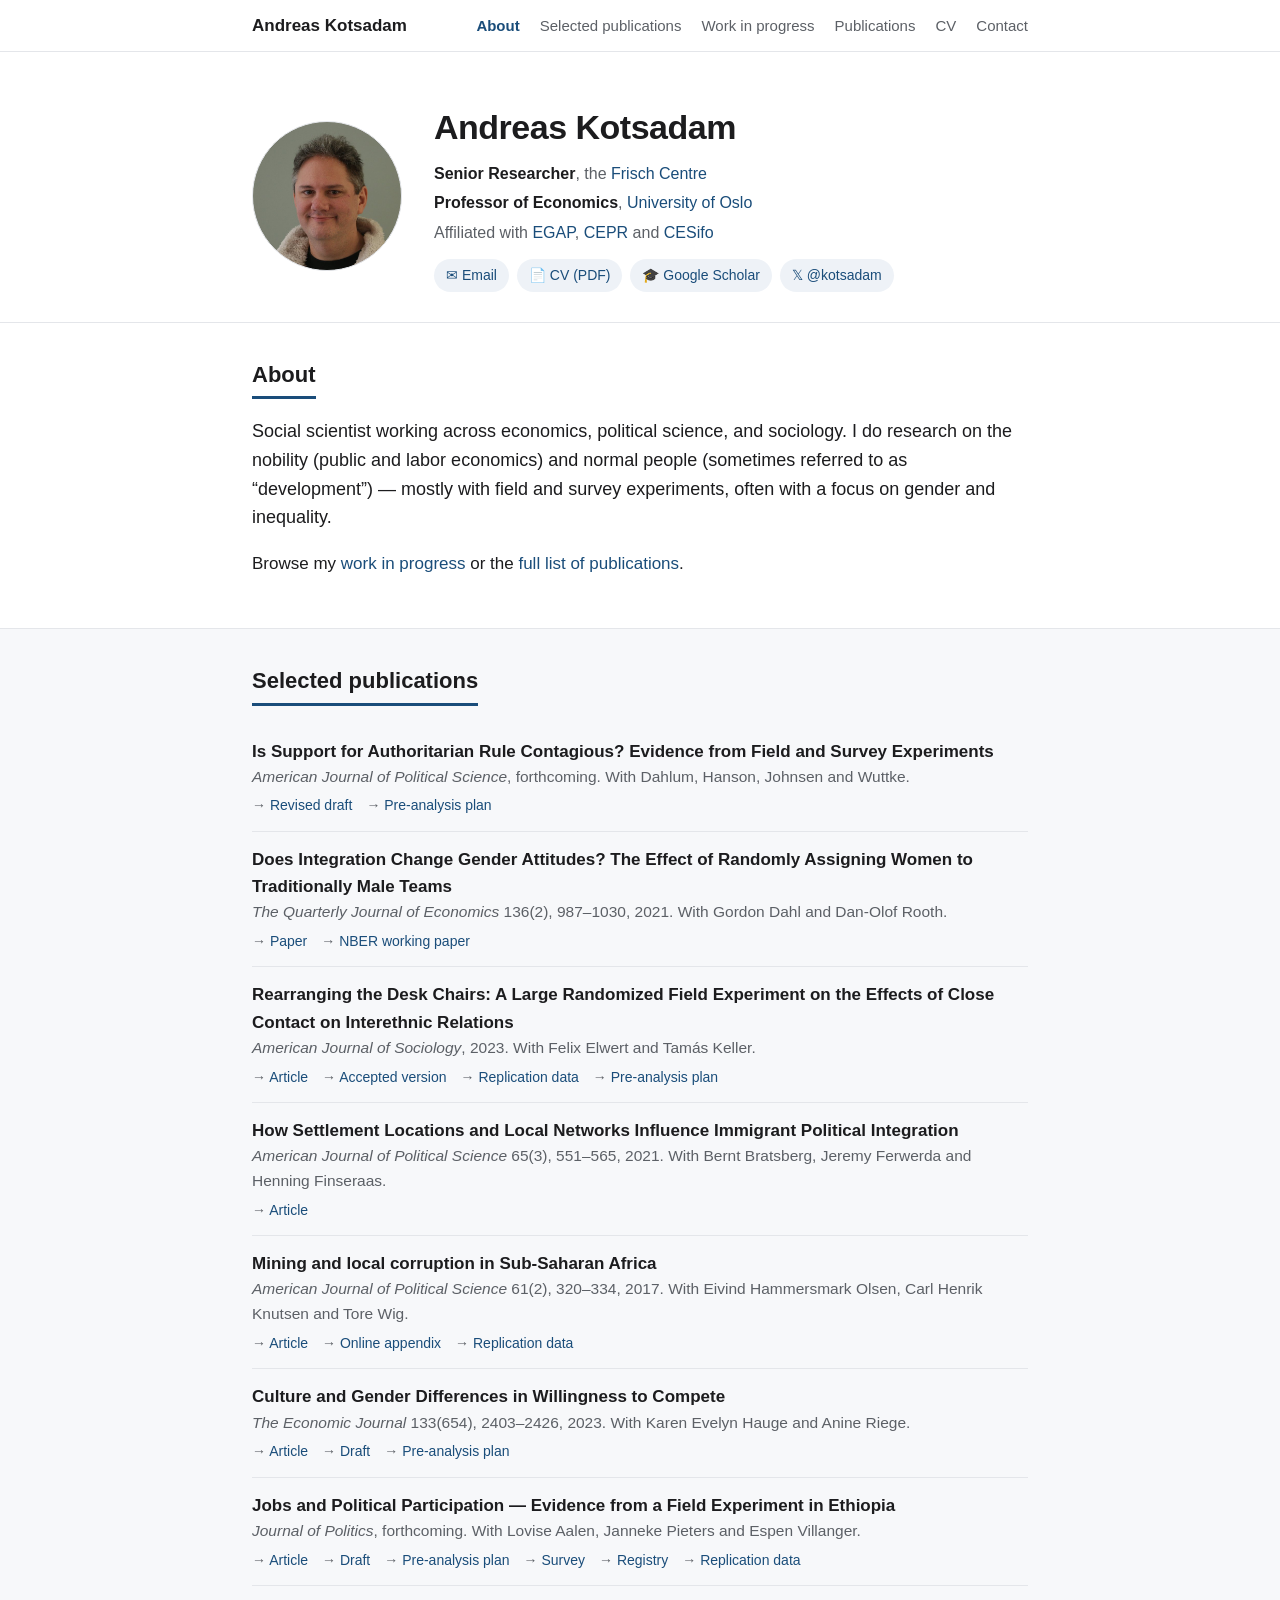
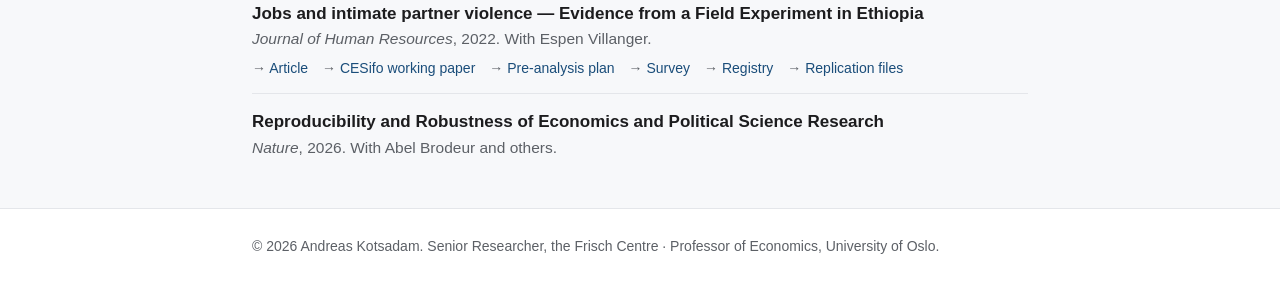
<file: index.html>
<!DOCTYPE html>
<html lang="en">
<head>
  <meta charset="utf-8">
  <meta name="viewport" content="width=device-width, initial-scale=1">
  <meta name="google-site-verification" content="K3Cxkft4B7HzIQO2AENg_uJq7ybUzS1zmtZcb4fdkfA" />
  <title>Andreas Kotsadam</title>
  <meta name="description" content="Andreas Kotsadam — Senior Researcher at the Frisch Centre and Professor of Economics at the University of Oslo. Research on family policies, the Nordic model, development, and inequality, often with a focus on gender.">
  <link rel="canonical" href="https://kotsadam.github.io/">

  <!-- Open Graph / social cards -->
  <meta property="og:type" content="profile">
  <meta property="og:title" content="Andreas Kotsadam">
  <meta property="og:description" content="Senior Researcher at the Frisch Centre and Professor of Economics at the University of Oslo. Research on family policies, the Nordic model, development, and inequality, often with a focus on gender.">
  <meta property="og:url" content="https://kotsadam.github.io/">
  <meta property="og:image" content="https://kotsadam.github.io/picture_kotsadam_2025.jpg">
  <meta name="twitter:card" content="summary">
  <meta name="twitter:title" content="Andreas Kotsadam">
  <meta name="twitter:description" content="Senior Researcher at the Frisch Centre and Professor of Economics at the University of Oslo.">
  <meta name="twitter:image" content="https://kotsadam.github.io/picture_kotsadam_2025.jpg">

  <link rel="stylesheet" href="style.css">
  <link rel="icon" href="data:image/svg+xml,<svg xmlns='http://www.w3.org/2000/svg' viewBox='0 0 32 32'><text y='26' font-size='26'>AK</text></svg>">

  <!-- Structured data: tells Google this is Andreas Kotsadam's official page -->
  <script type="application/ld+json">
  {
    "@context": "https://schema.org",
    "@type": "Person",
    "name": "Andreas Kotsadam",
    "url": "https://kotsadam.github.io/",
    "image": "https://kotsadam.github.io/picture_kotsadam_2025.jpg",
    "jobTitle": "Senior Researcher; Professor of Economics",
    "email": "andreas.kotsadam@frisch.uio.no",
    "worksFor": [
      { "@type": "Organization", "name": "The Frisch Centre", "url": "https://www.frisch.uio.no/" },
      { "@type": "Organization", "name": "University of Oslo", "url": "https://www.sv.uio.no/econ/english/" }
    ],
    "alumniOf": "University of Gothenburg",
    "sameAs": [
      "https://scholar.google.com/citations?user=TPk54IoAAAAJ&hl=en",
      "https://x.com/kotsadam",
      "https://cepr.org/about/people/andreas-kotsadam",
      "https://egap.org/member/andreas-kotsadam/",
      "https://www.frisch.uio.no/english/people/aud/andreaskotsadam/"
    ]
  }
  </script>
</head>
<body>

<!-- ======================= NAV ======================= -->
<nav class="topbar">
  <div class="wrap">
    <a class="brand" href="index.html">Andreas Kotsadam</a>
    <a href="index.html" class="active">About</a>
    <a href="#selected">Selected publications</a>
    <a href="work-in-progress.html">Work in progress</a>
    <a href="publications.html">Publications</a>
    <a href="files/cv-andreas-kotsadam.pdf">CV</a>
    <a href="contact.html">Contact</a>
  </div>
</nav>

<!-- ======================= HERO ======================= -->
<header class="hero">
  <div class="wrap">
    <div class="hero-photo" role="img" aria-label="Andreas Kotsadam"></div>
    <div class="hero-text">
      <h1>Andreas Kotsadam</h1>
      <p class="roles"><strong>Senior Researcher</strong>, the <a href="https://www.frisch.uio.no/">Frisch Centre</a></p>
      <p class="roles"><strong>Professor of Economics</strong>, <a href="https://www.sv.uio.no/econ/english/">University of Oslo</a></p>
      <p class="roles">Affiliated with <a href="https://egap.org/member/andreas-kotsadam/">EGAP</a>, <a href="https://cepr.org/about/people/andreas-kotsadam">CEPR</a> and <a href="https://www.cesifo.org/en">CESifo</a></p>
      <div class="links">
        <a href="mailto:andreas.kotsadam@frisch.uio.no">✉ Email</a>
        <a href="files/cv-andreas-kotsadam.pdf">📄 CV (PDF)</a>
        <a href="https://scholar.google.com/citations?user=TPk54IoAAAAJ&hl=en">🎓 Google Scholar</a>
        <a href="https://x.com/kotsadam">𝕏 @kotsadam</a>
      </div>
    </div>
  </div>
</header>

<!-- ======================= ABOUT ======================= -->
<section id="about">
  <div class="wrap">
    <h2>About</h2>
    <p class="lead">Social scientist working across economics, political science, and
      sociology. I do research on the nobility (public and labor economics) and normal
      people (sometimes referred to as &ldquo;development&rdquo;) &mdash; mostly with
      field and survey experiments, often with a focus on gender and inequality.</p>
    <p>Browse my <a href="work-in-progress.html">work in progress</a> or the
      <a href="publications.html">full list of publications</a>.</p>
  </div>
</section>

<!-- ======================= SELECTED PUBLICATIONS ======================= -->
<section id="selected">
  <div class="wrap">
    <h2>Selected publications</h2>
    <ul class="pubs">

      <li>
        <span class="pub-title">Is Support for Authoritarian Rule Contagious? Evidence from Field and Survey Experiments</span>
        <div class="pub-meta"><em>American Journal of Political Science</em>, forthcoming. With Dahlum, Hanson, Johnsen and Wuttke.</div>
        <div class="reslinks"><a href="files/full-manuscript.pdf">Revised draft</a><a href="files/pap-peer-effects-on-authoritarianism.pdf">Pre-analysis plan</a></div>
      </li>

      <li>
        <span class="pub-title">Does Integration Change Gender Attitudes? The Effect of Randomly Assigning Women to Traditionally Male Teams</span>
        <div class="pub-meta"><em>The Quarterly Journal of Economics</em> 136(2), 987–1030, 2021. With Gordon Dahl and Dan-Olof Rooth.</div>
        <div class="reslinks"><a href="files/integration-and-gender-attitudes.pdf">Paper</a><a href="http://www.nber.org/papers/w24351">NBER working paper</a></div>
      </li>

      <li>
        <span class="pub-title">Rearranging the Desk Chairs: A Large Randomized Field Experiment on the Effects of Close Contact on Interethnic Relations</span>
        <div class="pub-meta"><em>American Journal of Sociology</em>, 2023. With Felix Elwert and Tamás Keller.</div>
        <div class="reslinks"><a href="https://www.journals.uchicago.edu/doi/full/10.1086/724865">Article</a><a href="files/deskchairs-accepted.pdf">Accepted version</a><a href="https://dataverse.harvard.edu/dataset.xhtml?persistentId=doi:10.7910/DVN/NQKPGY">Replication data</a><a href="files/pap-interethnic-deskmates-final.pdf">Pre-analysis plan</a></div>
      </li>

      <li>
        <span class="pub-title">How Settlement Locations and Local Networks Influence Immigrant Political Integration</span>
        <div class="pub-meta"><em>American Journal of Political Science</em> 65(3), 551–565, 2021. With Bernt Bratsberg, Jeremy Ferwerda and Henning Finseraas.</div>
        <div class="reslinks"><a href="https://onlinelibrary.wiley.com/doi/full/10.1111/ajps.12532">Article</a></div>
      </li>

      <li>
        <span class="pub-title">Mining and local corruption in Sub-Saharan Africa</span>
        <div class="pub-meta"><em>American Journal of Political Science</em> 61(2), 320–334, 2017. With Eivind Hammersmark Olsen, Carl Henrik Knutsen and Tore Wig.</div>
        <div class="reslinks"><a href="https://onlinelibrary.wiley.com/doi/10.1111/ajps.12268/full">Article</a><a href="files/final_version_online_appendix_ajps.pdf">Online appendix</a><a href="https://dataverse.harvard.edu/dataset.xhtml?persistentId=doi:10.7910/DVN/ZSYWHO">Replication data</a></div>
      </li>

      <li>
        <span class="pub-title">Culture and Gender Differences in Willingness to Compete</span>
        <div class="pub-meta"><em>The Economic Journal</em> 133(654), 2403–2426, 2023. With Karen Evelyn Hauge and Anine Riege.</div>
        <div class="reslinks"><a href="https://academic.oup.com/ej/article/133/654/2403/7143100">Article</a><a href="files/competition_june17.pdf">Draft</a><a href="files/preplan-competition.pdf">Pre-analysis plan</a></div>
      </li>

      <li>
        <span class="pub-title">Jobs and Political Participation — Evidence from a Field Experiment in Ethiopia</span>
        <div class="pub-meta"><em>Journal of Politics</em>, forthcoming. With Lovise Aalen, Janneke Pieters and Espen Villanger.</div>
        <div class="reslinks"><a href="https://www.journals.uchicago.edu/doi/abs/10.1086/726929">Article</a><a href="files/paper-jobs-and-pol-part-jpol_revision-2022_05_25.pdf">Draft</a><a href="files/pre-analysis-plan-polpart-june-6.pdf">Pre-analysis plan</a><a href="files/survey_wave2.pdf">Survey</a><a href="https://www.socialscienceregistry.org/trials/AEARCTR-0004285">Registry</a><a href="https://dataverse.harvard.edu/dataset.xhtml?persistentId=doi:10.7910/DVN/QIH3D7">Replication data</a></div>
      </li>

      <li>
        <span class="pub-title">Jobs and intimate partner violence — Evidence from a Field Experiment in Ethiopia</span>
        <div class="pub-meta"><em>Journal of Human Resources</em>, 2022. With Espen Villanger.</div>
        <div class="reslinks"><a href="https://jhr.uwpress.org/content/early/2022/08/01/jhr.0721-11780R2.abstract">Article</a><a href="https://www.cesifo.org/DocDL/cesifo1_wp8108.pdf">CESifo working paper</a><a href="files/paper-jobs-and-ipv.pdf">Pre-analysis plan</a><a href="files/survey_wave2.pdf">Survey</a><a href="https://www.socialscienceregistry.org/trials/2569">Registry</a><a href="files/replication_jhr.zip">Replication files</a></div>
      </li>

      <li>
        <span class="pub-title">Reproducibility and Robustness of Economics and Political Science Research</span>
        <div class="pub-meta"><em>Nature</em>, 2026. With Abel Brodeur and others.</div>
      </li>

    </ul>
  </div>
</section>

<footer>
  <div class="wrap">
    © <span id="yr">2025</span> Andreas Kotsadam. Senior Researcher, the Frisch Centre · Professor of Economics, University of Oslo.
  </div>
</footer>

<script>
  document.getElementById('yr').textContent = new Date().getFullYear();
  // Open external links and documents in a new tab;
  // leave internal page navigation, #anchors and mailto: alone
  document.querySelectorAll('a[href]').forEach(function (a) {
    var href = a.getAttribute('href');
    if (!href || href.charAt(0) === '#' || href.indexOf('mailto:') === 0) return;
    if (a.hostname === location.hostname && /\.html?$|\/$/.test(a.pathname)) return;
    a.target = '_blank';
    a.rel = 'noopener';
  });
</script>

<!-- Privacy-friendly, cookieless analytics (GoatCounter) -->
<script data-goatcounter="https://kotsadam.goatcounter.com/count"
        async src="//gc.zgo.at/count.js"></script>
<!-- New tabs for external/file links + download & outbound click tracking -->
<script src="site.js" defer></script>
</body>
</html>
</file>
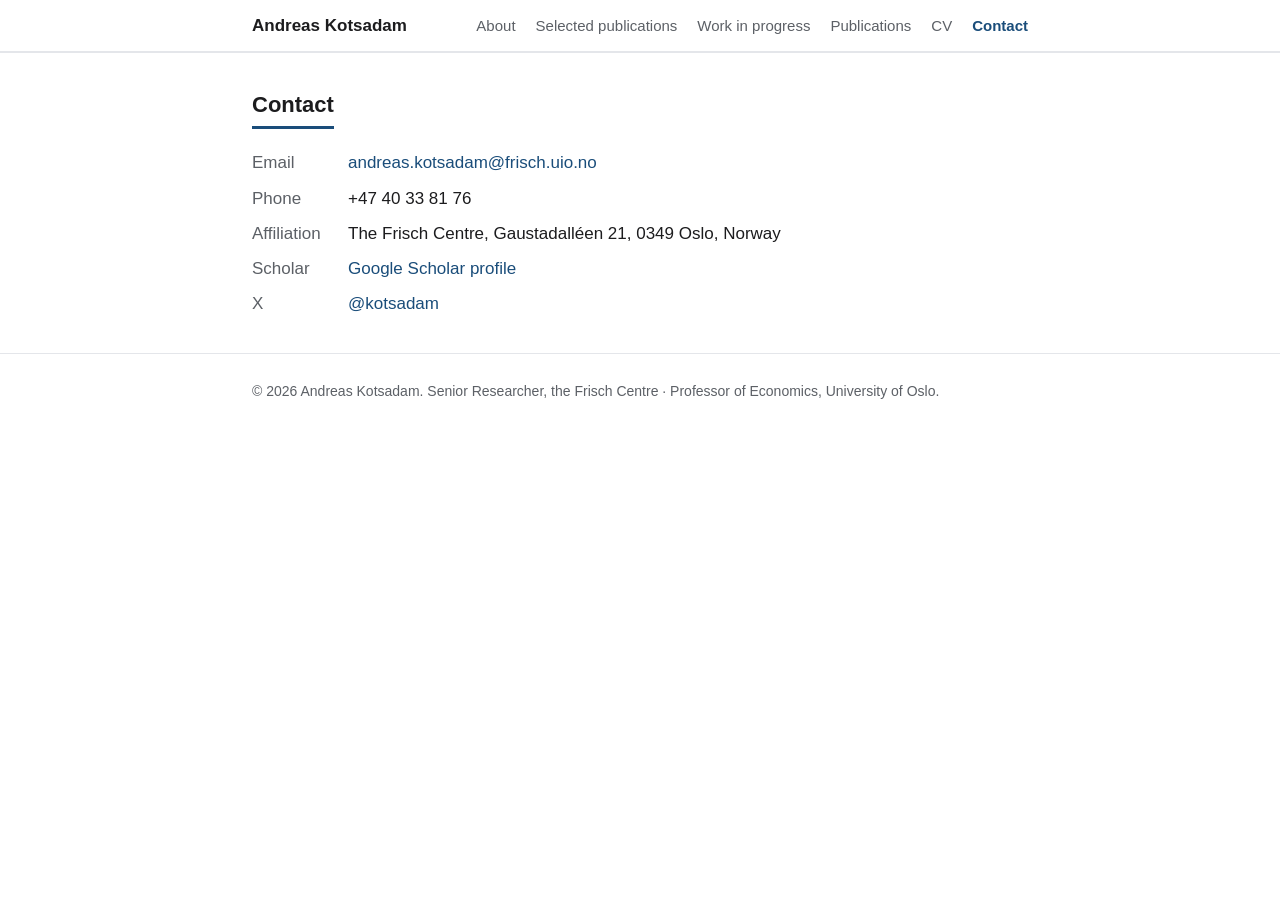
<file: contact.html>
<!DOCTYPE html>
<html lang="en">
<head>
  <meta charset="utf-8">
  <meta name="viewport" content="width=device-width, initial-scale=1">
  <title>Contact — Andreas Kotsadam</title>
  <meta name="description" content="Contact information for Andreas Kotsadam, Senior Researcher at the Frisch Centre and Professor of Economics at the University of Oslo.">
  <link rel="canonical" href="https://kotsadam.github.io/contact.html">

  <meta property="og:type" content="website">
  <meta property="og:title" content="Contact — Andreas Kotsadam">
  <meta property="og:description" content="Contact information for Andreas Kotsadam, Senior Researcher at the Frisch Centre and Professor of Economics at the University of Oslo.">
  <meta property="og:url" content="https://kotsadam.github.io/contact.html">
  <meta property="og:image" content="https://kotsadam.github.io/picture_kotsadam_2025.jpg">
  <meta name="twitter:card" content="summary">
  <meta name="twitter:title" content="Contact — Andreas Kotsadam">
  <meta name="twitter:description" content="Contact information for Andreas Kotsadam, Senior Researcher at the Frisch Centre and Professor of Economics at the University of Oslo.">
  <meta name="twitter:image" content="https://kotsadam.github.io/picture_kotsadam_2025.jpg">

  <link rel="stylesheet" href="style.css">
  <link rel="icon" href="data:image/svg+xml,<svg xmlns='http://www.w3.org/2000/svg' viewBox='0 0 32 32'><text y='26' font-size='26'>AK</text></svg>">
</head>
<body>

<!-- ======================= NAV ======================= -->
<nav class="topbar">
  <div class="wrap">
    <a class="brand" href="index.html">Andreas Kotsadam</a>
    <a href="index.html">About</a>
    <a href="index.html#selected">Selected publications</a>
    <a href="work-in-progress.html">Work in progress</a>
    <a href="publications.html">Publications</a>
    <a href="files/cv-andreas-kotsadam.pdf">CV</a>
    <a href="contact.html" class="active">Contact</a>
  </div>
</nav>

<section id="contact">
  <div class="wrap">
    <h2>Contact</h2>
    <div class="contact-grid">
      <div><span class="label">Email</span><a href="mailto:andreas.kotsadam@frisch.uio.no">andreas.kotsadam@frisch.uio.no</a></div>
      <div><span class="label">Phone</span>+47 40 33 81 76</div>
      <div><span class="label">Affiliation</span>The Frisch Centre, Gaustadalléen 21, 0349 Oslo, Norway</div>
      <div><span class="label">Scholar</span><a href="https://scholar.google.com/citations?user=TPk54IoAAAAJ&hl=en">Google Scholar profile</a></div>
      <div><span class="label">X</span><a href="https://x.com/kotsadam">@kotsadam</a></div>
    </div>
  </div>
</section>

<footer>
  <div class="wrap">
    © <span id="yr">2025</span> Andreas Kotsadam. Senior Researcher, the Frisch Centre · Professor of Economics, University of Oslo.
  </div>
</footer>

<script>
  document.getElementById('yr').textContent = new Date().getFullYear();
  // Open external links and documents in a new tab;
  // leave internal page navigation, #anchors and mailto: alone
  document.querySelectorAll('a[href]').forEach(function (a) {
    var href = a.getAttribute('href');
    if (!href || href.charAt(0) === '#' || href.indexOf('mailto:') === 0) return;
    if (a.hostname === location.hostname && /\.html?$|\/$/.test(a.pathname)) return;
    a.target = '_blank';
    a.rel = 'noopener';
  });
</script>

<!-- Privacy-friendly, cookieless analytics (GoatCounter) -->
<script data-goatcounter="https://kotsadam.goatcounter.com/count"
        async src="//gc.zgo.at/count.js"></script>
<!-- New tabs for external/file links + download & outbound click tracking -->
<script src="site.js" defer></script>
</body>
</html>
</file>
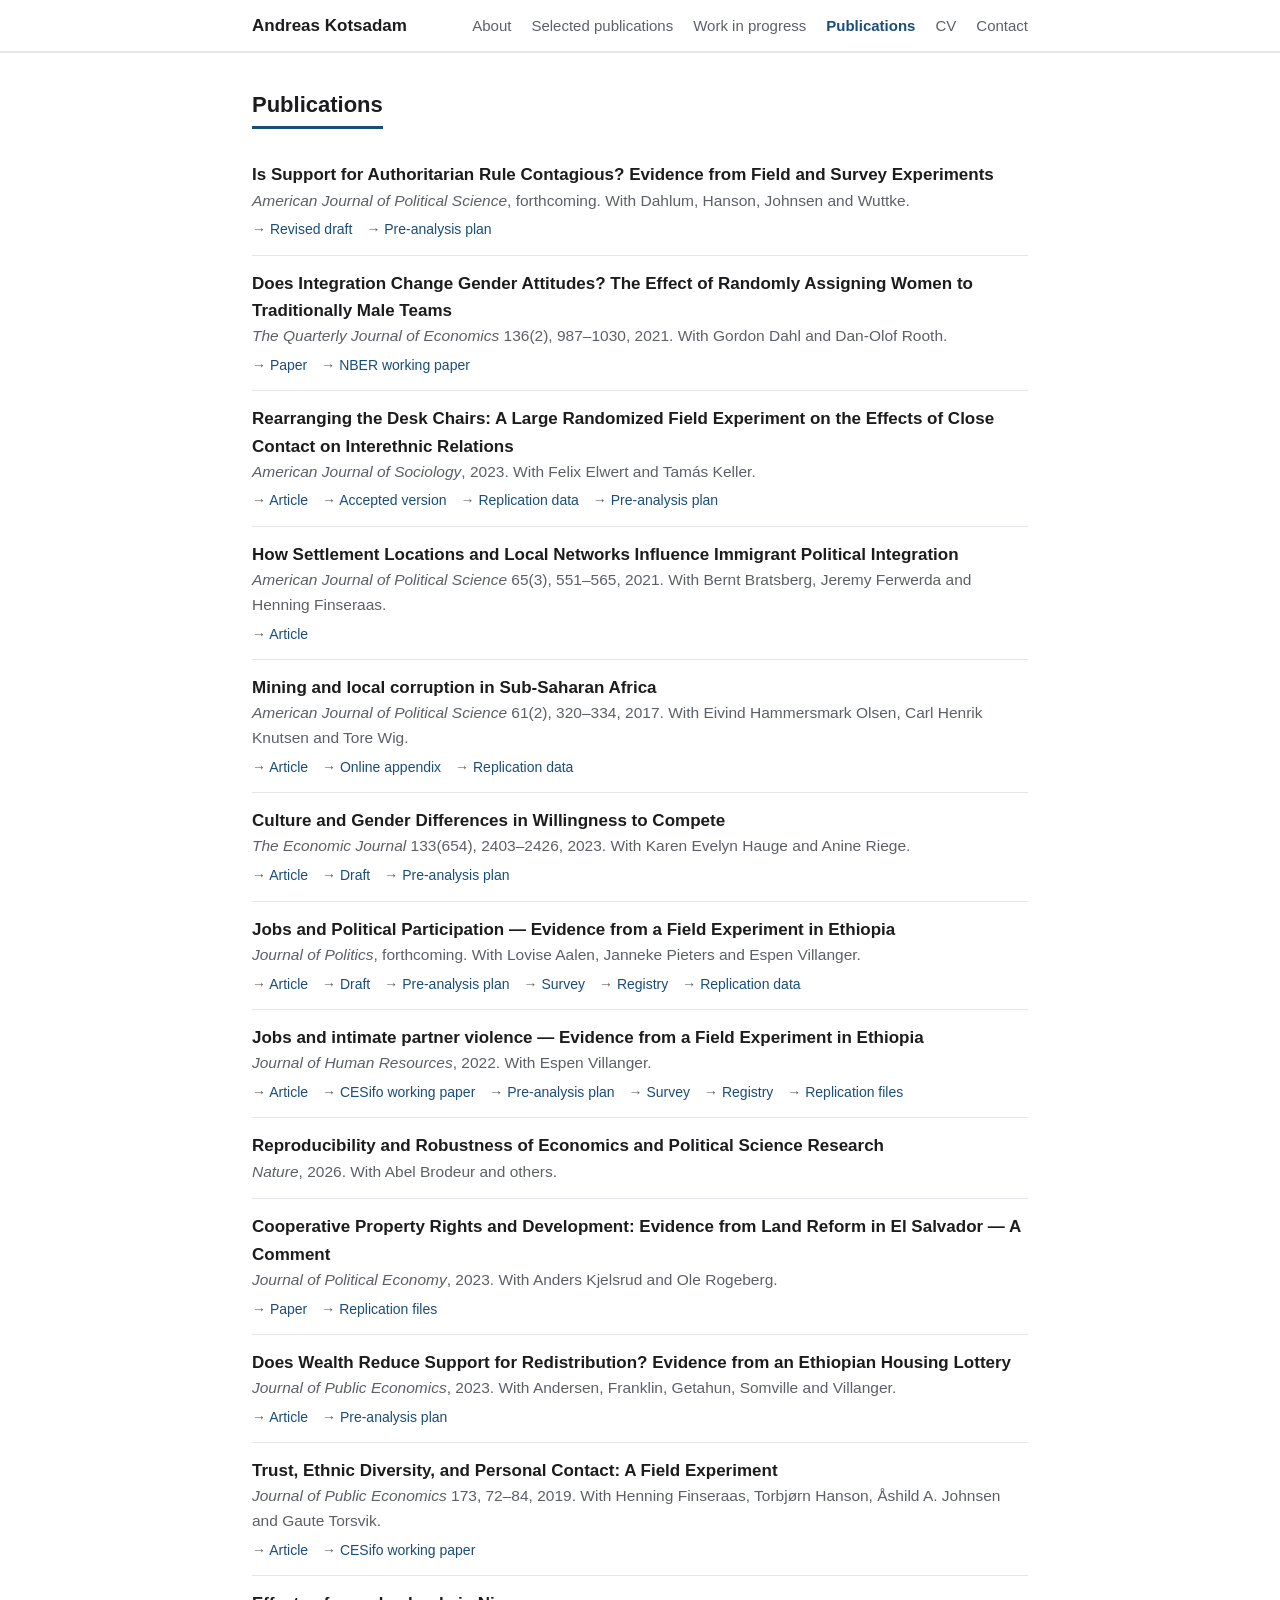
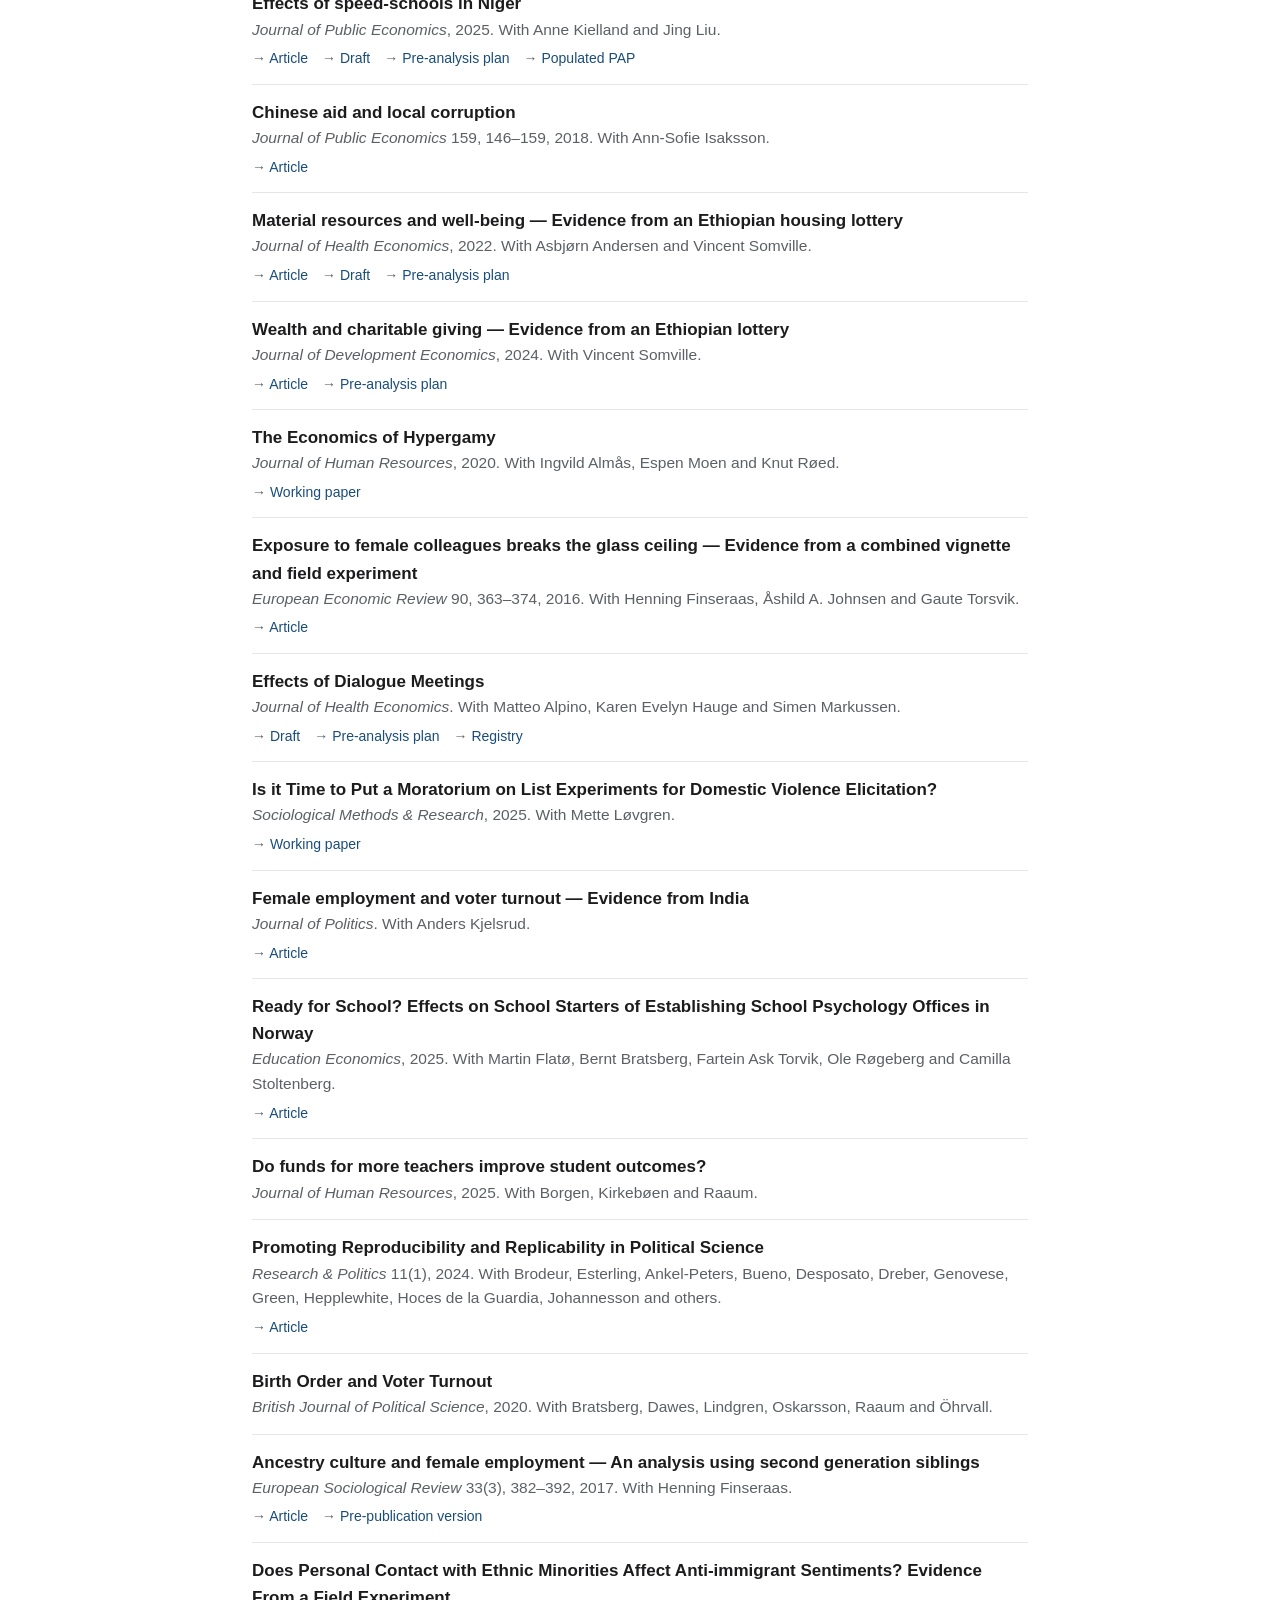
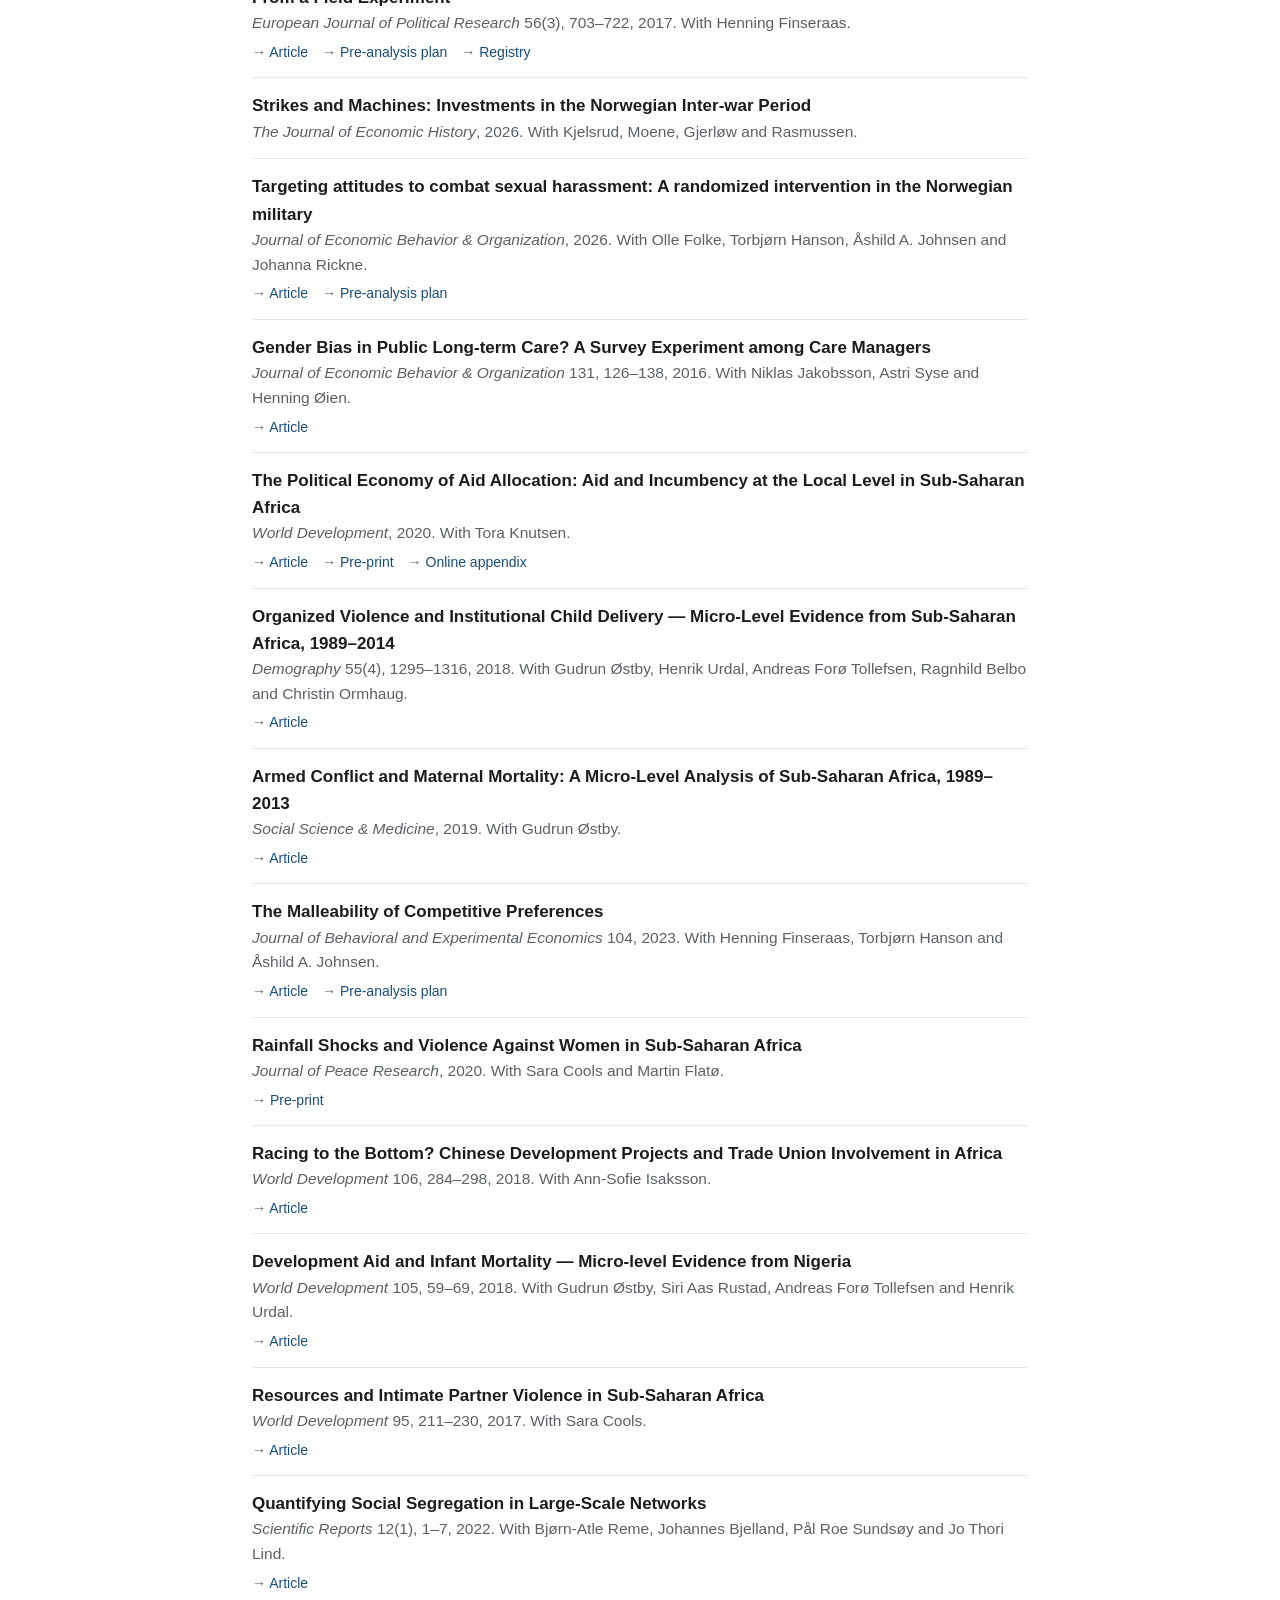
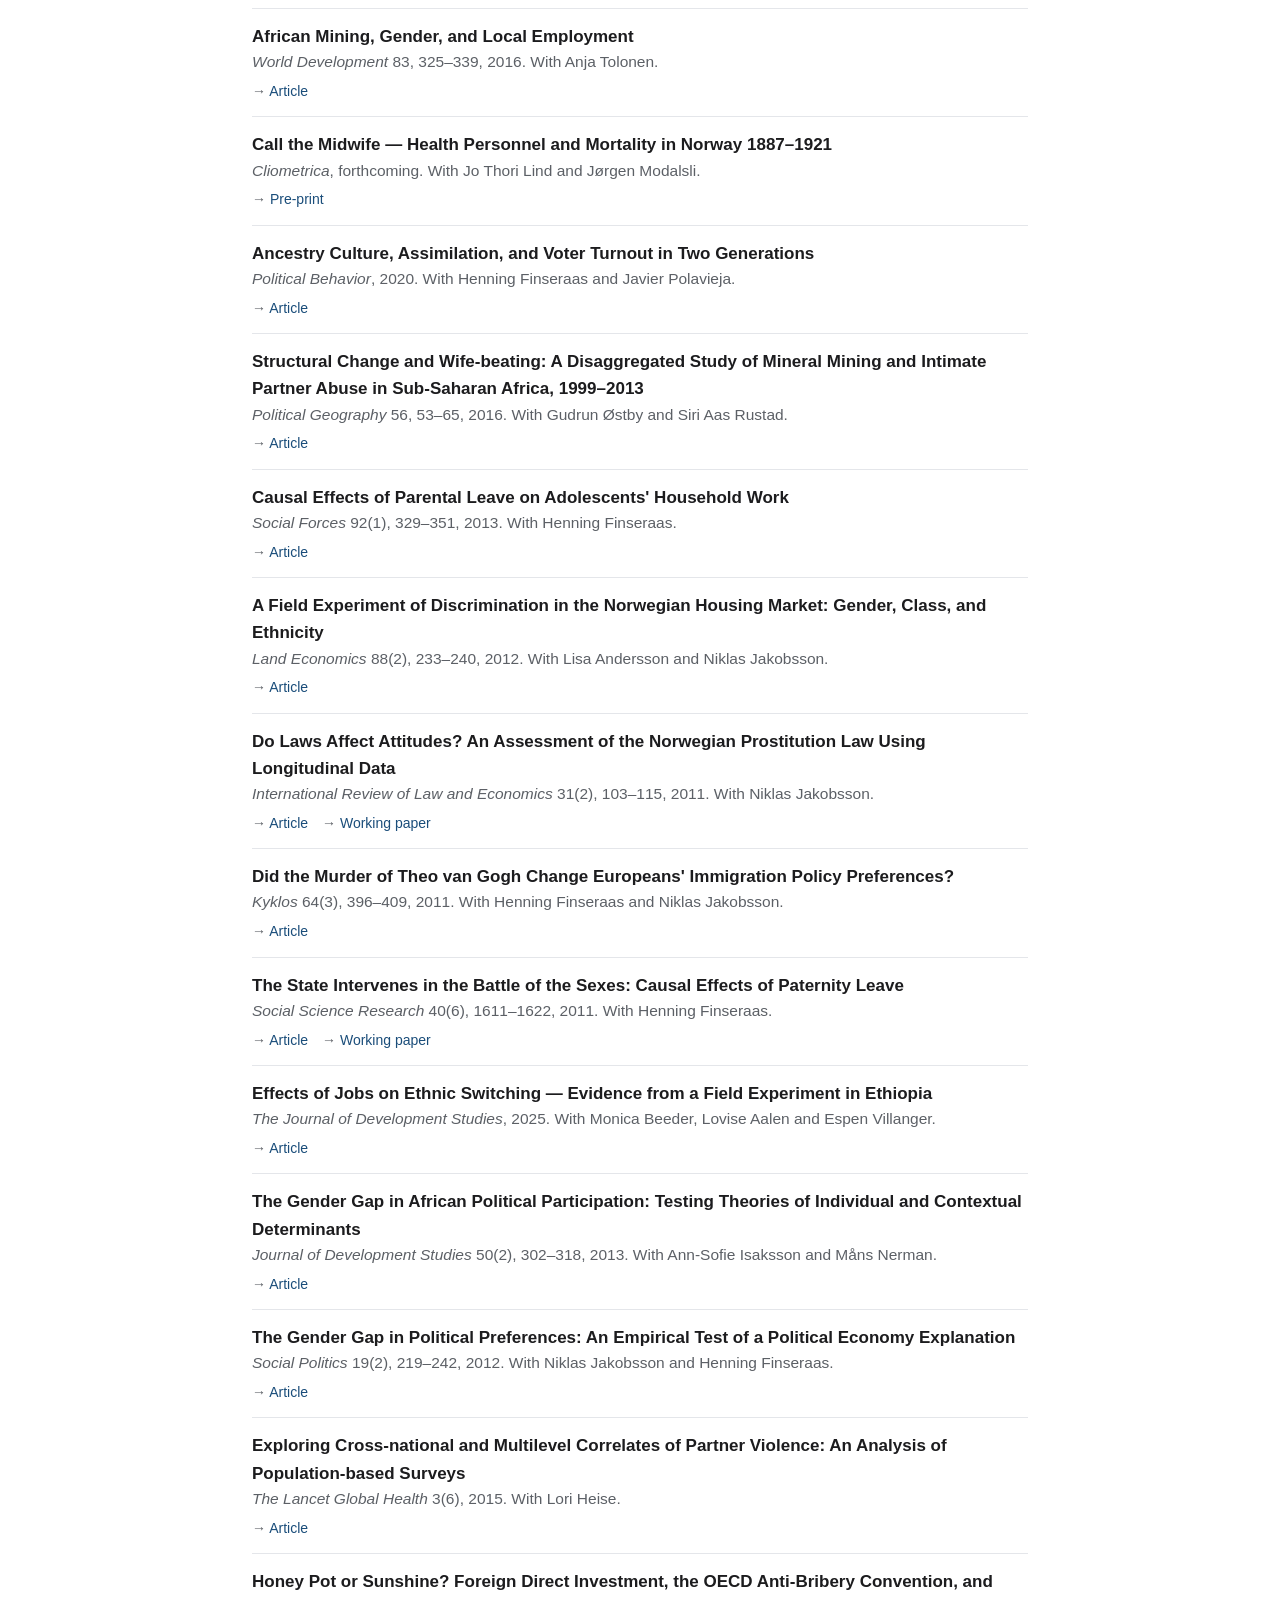
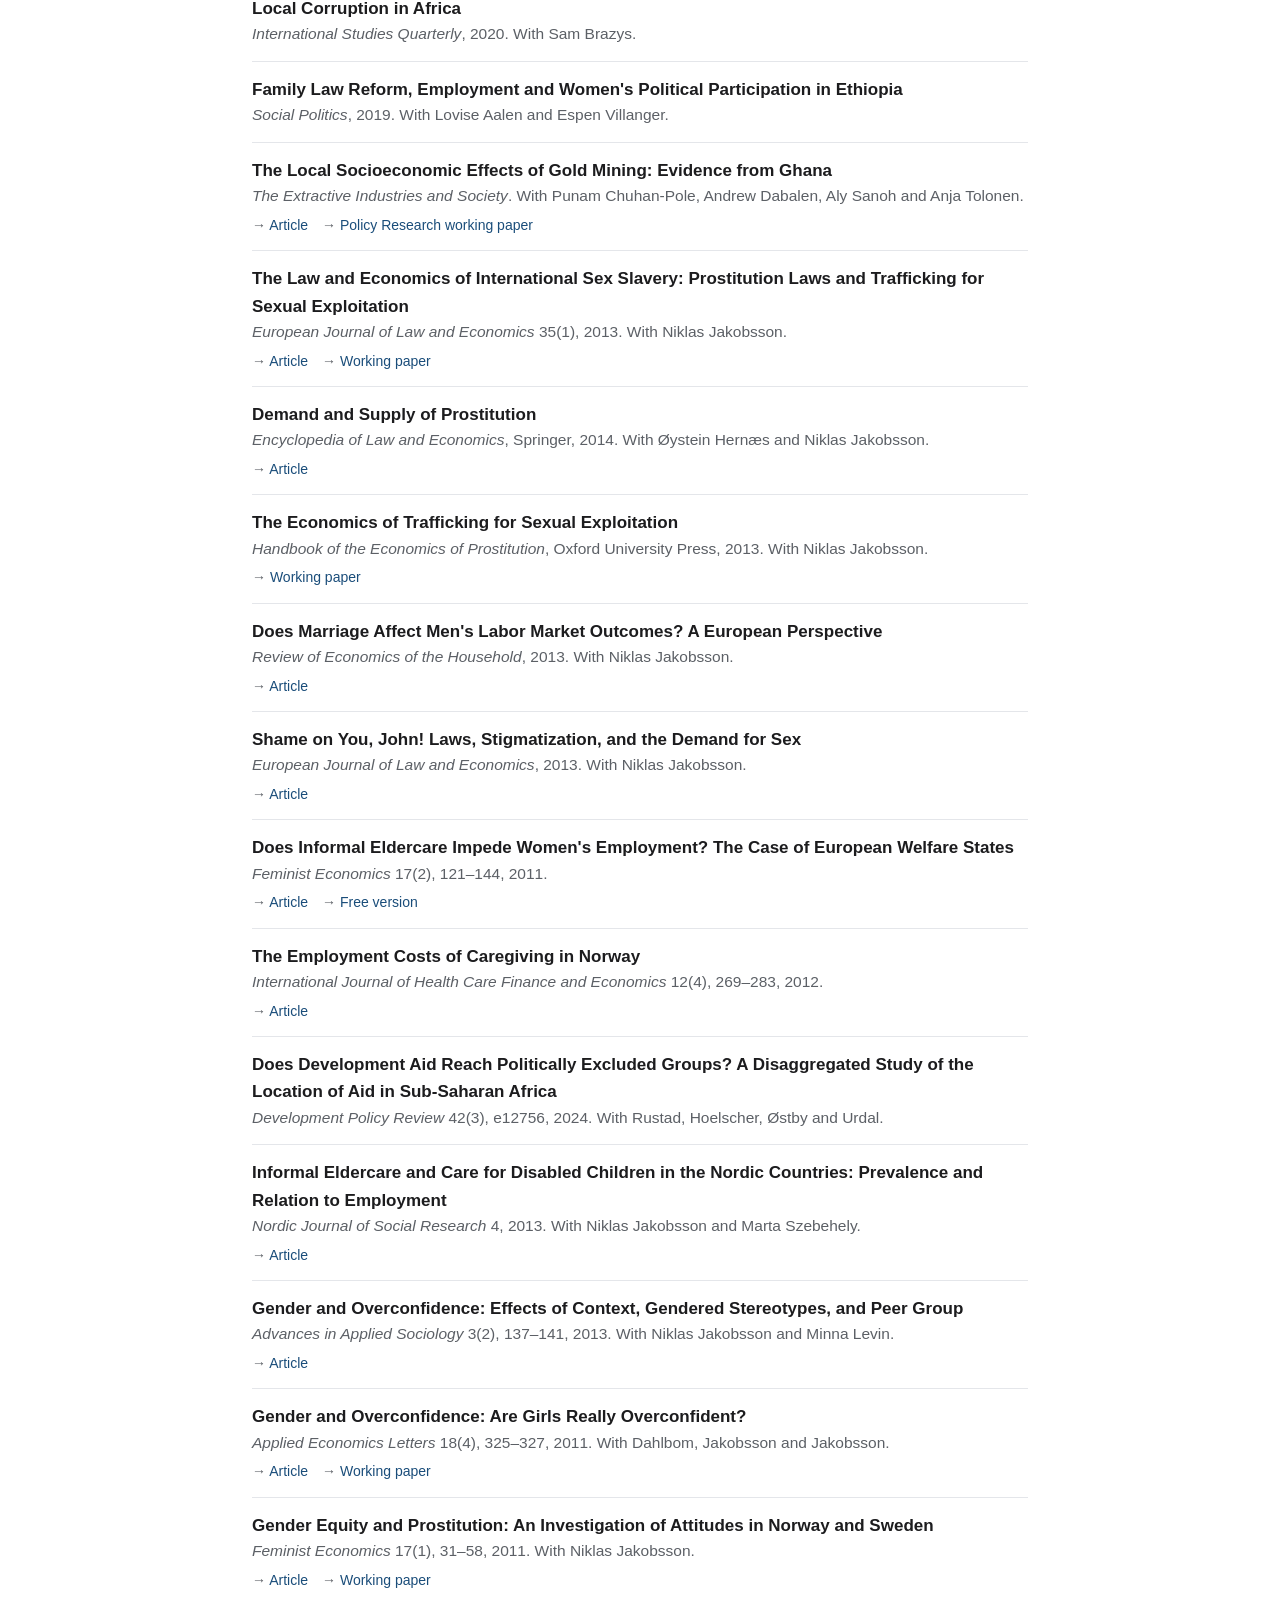
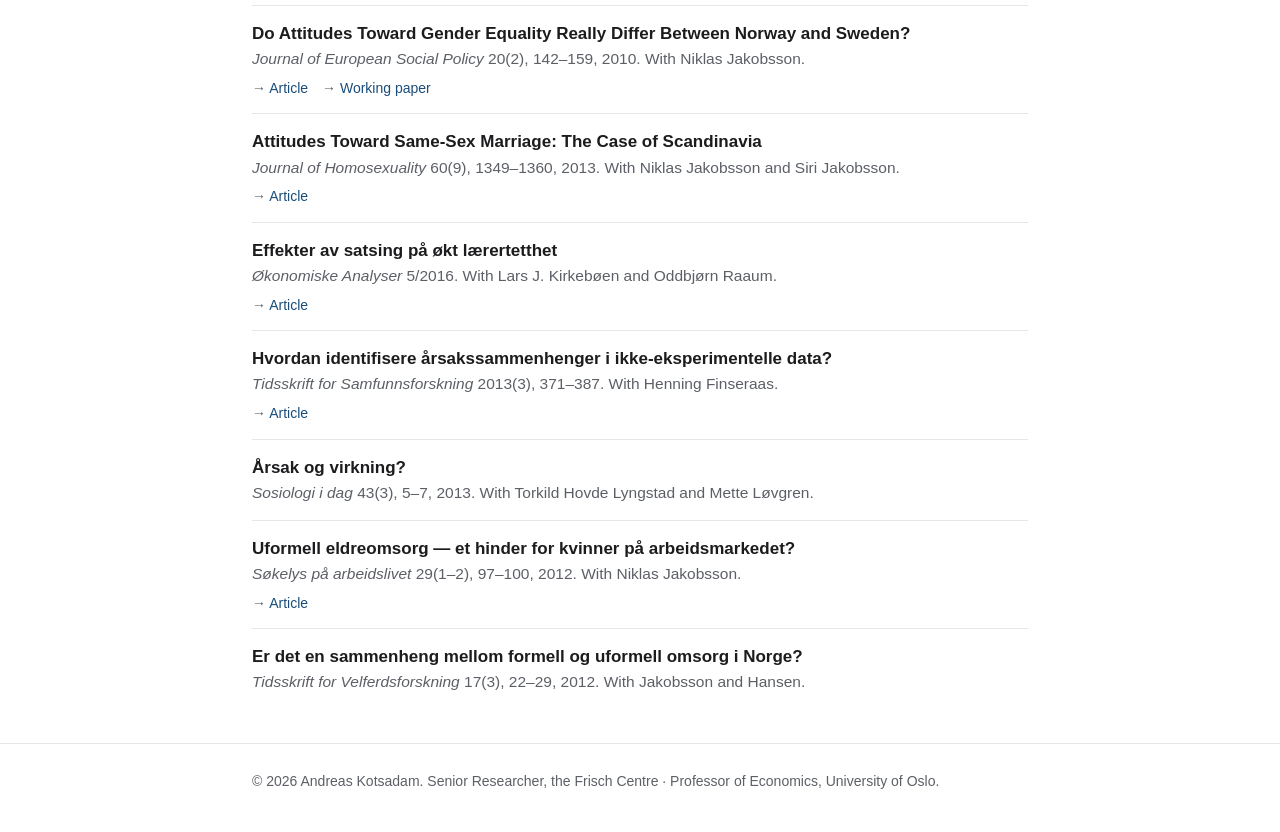
<file: publications.html>
<!DOCTYPE html>
<html lang="en">
<head>
  <meta charset="utf-8">
  <meta name="viewport" content="width=device-width, initial-scale=1">
  <title>Publications — Andreas Kotsadam</title>
  <meta name="description" content="Full list of publications by Andreas Kotsadam — research on family policies, the Nordic model, development, and inequality, often with a focus on gender.">
  <link rel="canonical" href="https://kotsadam.github.io/publications.html">

  <meta property="og:type" content="website">
  <meta property="og:title" content="Publications — Andreas Kotsadam">
  <meta property="og:description" content="Full list of publications by Andreas Kotsadam — research on family policies, the Nordic model, development, and inequality, often with a focus on gender.">
  <meta property="og:url" content="https://kotsadam.github.io/publications.html">
  <meta property="og:image" content="https://kotsadam.github.io/picture_kotsadam_2025.jpg">
  <meta name="twitter:card" content="summary">
  <meta name="twitter:title" content="Publications — Andreas Kotsadam">
  <meta name="twitter:description" content="Full list of publications by Andreas Kotsadam — research on family policies, the Nordic model, development, and inequality, often with a focus on gender.">
  <meta name="twitter:image" content="https://kotsadam.github.io/picture_kotsadam_2025.jpg">

  <link rel="stylesheet" href="style.css">
  <link rel="icon" href="data:image/svg+xml,<svg xmlns='http://www.w3.org/2000/svg' viewBox='0 0 32 32'><text y='26' font-size='26'>AK</text></svg>">
</head>
<body>

<!-- ======================= NAV ======================= -->
<nav class="topbar">
  <div class="wrap">
    <a class="brand" href="index.html">Andreas Kotsadam</a>
    <a href="index.html">About</a>
    <a href="index.html#selected">Selected publications</a>
    <a href="work-in-progress.html">Work in progress</a>
    <a href="publications.html" class="active">Publications</a>
    <a href="files/cv-andreas-kotsadam.pdf">CV</a>
    <a href="contact.html">Contact</a>
  </div>
</nav>

<section id="publications">
  <div class="wrap">
    <h2>Publications</h2>

    <ul class="pubs">

      <li>
        <span class="pub-title">Is Support for Authoritarian Rule Contagious? Evidence from Field and Survey Experiments</span>
        <div class="pub-meta"><em>American Journal of Political Science</em>, forthcoming. With Dahlum, Hanson, Johnsen and Wuttke.</div>
        <div class="reslinks"><a href="files/full-manuscript.pdf">Revised draft</a><a href="files/pap-peer-effects-on-authoritarianism.pdf">Pre-analysis plan</a></div>
      </li>

      <li>
        <span class="pub-title">Does Integration Change Gender Attitudes? The Effect of Randomly Assigning Women to Traditionally Male Teams</span>
        <div class="pub-meta"><em>The Quarterly Journal of Economics</em> 136(2), 987–1030, 2021. With Gordon Dahl and Dan-Olof Rooth.</div>
        <div class="reslinks"><a href="files/integration-and-gender-attitudes.pdf">Paper</a><a href="http://www.nber.org/papers/w24351">NBER working paper</a></div>
      </li>

      <li>
        <span class="pub-title">Rearranging the Desk Chairs: A Large Randomized Field Experiment on the Effects of Close Contact on Interethnic Relations</span>
        <div class="pub-meta"><em>American Journal of Sociology</em>, 2023. With Felix Elwert and Tamás Keller.</div>
        <div class="reslinks"><a href="https://www.journals.uchicago.edu/doi/full/10.1086/724865">Article</a><a href="files/deskchairs-accepted.pdf">Accepted version</a><a href="https://dataverse.harvard.edu/dataset.xhtml?persistentId=doi:10.7910/DVN/NQKPGY">Replication data</a><a href="files/pap-interethnic-deskmates-final.pdf">Pre-analysis plan</a></div>
      </li>

      <li>
        <span class="pub-title">How Settlement Locations and Local Networks Influence Immigrant Political Integration</span>
        <div class="pub-meta"><em>American Journal of Political Science</em> 65(3), 551–565, 2021. With Bernt Bratsberg, Jeremy Ferwerda and Henning Finseraas.</div>
        <div class="reslinks"><a href="https://onlinelibrary.wiley.com/doi/full/10.1111/ajps.12532">Article</a></div>
      </li>

      <li>
        <span class="pub-title">Mining and local corruption in Sub-Saharan Africa</span>
        <div class="pub-meta"><em>American Journal of Political Science</em> 61(2), 320–334, 2017. With Eivind Hammersmark Olsen, Carl Henrik Knutsen and Tore Wig.</div>
        <div class="reslinks"><a href="https://onlinelibrary.wiley.com/doi/10.1111/ajps.12268/full">Article</a><a href="files/final_version_online_appendix_ajps.pdf">Online appendix</a><a href="https://dataverse.harvard.edu/dataset.xhtml?persistentId=doi:10.7910/DVN/ZSYWHO">Replication data</a></div>
      </li>

      <li>
        <span class="pub-title">Culture and Gender Differences in Willingness to Compete</span>
        <div class="pub-meta"><em>The Economic Journal</em> 133(654), 2403–2426, 2023. With Karen Evelyn Hauge and Anine Riege.</div>
        <div class="reslinks"><a href="https://academic.oup.com/ej/article/133/654/2403/7143100">Article</a><a href="files/competition_june17.pdf">Draft</a><a href="files/preplan-competition.pdf">Pre-analysis plan</a></div>
      </li>

      <li>
        <span class="pub-title">Jobs and Political Participation — Evidence from a Field Experiment in Ethiopia</span>
        <div class="pub-meta"><em>Journal of Politics</em>, forthcoming. With Lovise Aalen, Janneke Pieters and Espen Villanger.</div>
        <div class="reslinks"><a href="https://www.journals.uchicago.edu/doi/abs/10.1086/726929">Article</a><a href="files/paper-jobs-and-pol-part-jpol_revision-2022_05_25.pdf">Draft</a><a href="files/pre-analysis-plan-polpart-june-6.pdf">Pre-analysis plan</a><a href="files/survey_wave2.pdf">Survey</a><a href="https://www.socialscienceregistry.org/trials/AEARCTR-0004285">Registry</a><a href="https://dataverse.harvard.edu/dataset.xhtml?persistentId=doi:10.7910/DVN/QIH3D7">Replication data</a></div>
      </li>

      <li>
        <span class="pub-title">Jobs and intimate partner violence — Evidence from a Field Experiment in Ethiopia</span>
        <div class="pub-meta"><em>Journal of Human Resources</em>, 2022. With Espen Villanger.</div>
        <div class="reslinks"><a href="https://jhr.uwpress.org/content/early/2022/08/01/jhr.0721-11780R2.abstract">Article</a><a href="https://www.cesifo.org/DocDL/cesifo1_wp8108.pdf">CESifo working paper</a><a href="files/paper-jobs-and-ipv.pdf">Pre-analysis plan</a><a href="files/survey_wave2.pdf">Survey</a><a href="https://www.socialscienceregistry.org/trials/2569">Registry</a><a href="files/replication_jhr.zip">Replication files</a></div>
      </li>

      <li>
        <span class="pub-title">Reproducibility and Robustness of Economics and Political Science Research</span>
        <div class="pub-meta"><em>Nature</em>, 2026. With Abel Brodeur and others.</div>
      </li>

      <li>
        <span class="pub-title">Cooperative Property Rights and Development: Evidence from Land Reform in El Salvador — A Comment</span>
        <div class="pub-meta"><em>Journal of Political Economy</em>, 2023. With Anders Kjelsrud and Ole Rogeberg.</div>
        <div class="reslinks"><a href="files/accepted-comment.pdf">Paper</a><a href="files/replication_montero.zip">Replication files</a></div>
      </li>

      <li>
        <span class="pub-title">Does Wealth Reduce Support for Redistribution? Evidence from an Ethiopian Housing Lottery</span>
        <div class="pub-meta"><em>Journal of Public Economics</em>, 2023. With Andersen, Franklin, Getahun, Somville and Villanger.</div>
        <div class="reslinks"><a href="https://www.sciencedirect.com/science/article/pii/S0047272723001214">Article</a><a href="files/pap-housing-addis.pdf">Pre-analysis plan</a></div>
      </li>

      <li>
        <span class="pub-title">Trust, Ethnic Diversity, and Personal Contact: A Field Experiment</span>
        <div class="pub-meta"><em>Journal of Public Economics</em> 173, 72–84, 2019. With Henning Finseraas, Torbjørn Hanson, Åshild A. Johnsen and Gaute Torsvik.</div>
        <div class="reslinks"><a href="https://www.sciencedirect.com/science/article/abs/pii/S0047272719300209">Article</a><a href="https://www.cesifo.org/DocDL/cesifo1_wp7515.pdf">CESifo working paper</a></div>
      </li>

      <li>
        <span class="pub-title">Effects of speed-schools in Niger</span>
        <div class="pub-meta"><em>Journal of Public Economics</em>, 2025. With Anne Kielland and Jing Liu.</div>
        <div class="reslinks"><a href="https://www.sciencedirect.com/science/article/pii/S0047272725000052">Article</a><a href="files/ssa-niger.pdf">Draft</a><a href="files/preplan-niger-speedschool.pdf">Pre-analysis plan</a><a href="files/populated-pap-ssa-niger.pdf">Populated PAP</a></div>
      </li>

      <li>
        <span class="pub-title">Chinese aid and local corruption</span>
        <div class="pub-meta"><em>Journal of Public Economics</em> 159, 146–159, 2018. With Ann-Sofie Isaksson.</div>
        <div class="reslinks"><a href="https://www.sciencedirect.com/science/article/pii/S0047272718300021">Article</a></div>
      </li>

      <li>
        <span class="pub-title">Material resources and well-being — Evidence from an Ethiopian housing lottery</span>
        <div class="pub-meta"><em>Journal of Health Economics</em>, 2022. With Asbjørn Andersen and Vincent Somville.</div>
        <div class="reslinks"><a href="https://www.sciencedirect.com/science/article/pii/S016762962200039X">Article</a><a href="files/material-resources-wp.pdf">Draft</a><a href="files/pap-housing-addis.pdf">Pre-analysis plan</a></div>
      </li>

      <li>
        <span class="pub-title">Wealth and charitable giving — Evidence from an Ethiopian lottery</span>
        <div class="pub-meta"><em>Journal of Development Economics</em>, 2024. With Vincent Somville.</div>
        <div class="reslinks"><a href="https://www.sciencedirect.com/science/article/pii/S0304387823002067">Article</a><a href="files/pap-housing-addis.pdf">Pre-analysis plan</a></div>
      </li>

      <li>
        <span class="pub-title">The Economics of Hypergamy</span>
        <div class="pub-meta"><em>Journal of Human Resources</em>, 2020. With Ingvild Almås, Espen Moen and Knut Røed.</div>
        <div class="reslinks"><a href="files/hypergamy-wp.pdf">Working paper</a></div>
      </li>

      <li>
        <span class="pub-title">Exposure to female colleagues breaks the glass ceiling — Evidence from a combined vignette and field experiment</span>
        <div class="pub-meta"><em>European Economic Review</em> 90, 363–374, 2016. With Henning Finseraas, Åshild A. Johnsen and Gaute Torsvik.</div>
        <div class="reslinks"><a href="https://www.sciencedirect.com/science/article/pii/S0014292115001890">Article</a></div>
      </li>

      <li>
        <span class="pub-title">Effects of Dialogue Meetings</span>
        <div class="pub-meta"><em>Journal of Health Economics</em>. With Matteo Alpino, Karen Evelyn Hauge and Simen Markussen.</div>
        <div class="reslinks"><a href="files/dialogue-meetings-draft.pdf">Draft</a><a href="files/dialogue-meetings-pap.pdf">Pre-analysis plan</a><a href="https://www.socialscienceregistry.org/trials/2730">Registry</a></div>
      </li>

      <li>
        <span class="pub-title">Is it Time to Put a Moratorium on List Experiments for Domestic Violence Elicitation?</span>
        <div class="pub-meta"><em>Sociological Methods &amp; Research</em>, 2025. With Mette Løvgren.</div>
        <div class="reslinks"><a href="files/moratorium-wp.pdf">Working paper</a></div>
      </li>

      <li>
        <span class="pub-title">Female employment and voter turnout — Evidence from India</span>
        <div class="pub-meta"><em>Journal of Politics</em>. With Anders Kjelsrud.</div>
        <div class="reslinks"><a href="https://www.journals.uchicago.edu/doi/full/10.1086/724966">Article</a></div>
      </li>

      <li>
        <span class="pub-title">Ready for School? Effects on School Starters of Establishing School Psychology Offices in Norway</span>
        <div class="pub-meta"><em>Education Economics</em>, 2025. With Martin Flatø, Bernt Bratsberg, Fartein Ask Torvik, Ole Røgeberg and Camilla Stoltenberg.</div>
        <div class="reslinks"><a href="https://doi.org/10.1080/09645292.2025.2588588">Article</a></div>
      </li>

      <li>
        <span class="pub-title">Do funds for more teachers improve student outcomes?</span>
        <div class="pub-meta"><em>Journal of Human Resources</em>, 2025. With Borgen, Kirkebøen and Raaum.</div>
      </li>

      <li>
        <span class="pub-title">Promoting Reproducibility and Replicability in Political Science</span>
        <div class="pub-meta"><em>Research &amp; Politics</em> 11(1), 2024. With Brodeur, Esterling, Ankel-Peters, Bueno, Desposato, Dreber, Genovese, Green, Hepplewhite, Hoces de la Guardia, Johannesson and others.</div>
        <div class="reslinks"><a href="https://journals.sagepub.com/doi/full/10.1177/20531680241233439">Article</a></div>
      </li>

      <li>
        <span class="pub-title">Birth Order and Voter Turnout</span>
        <div class="pub-meta"><em>British Journal of Political Science</em>, 2020. With Bratsberg, Dawes, Lindgren, Oskarsson, Raaum and Öhrvall.</div>
      </li>

      <li>
        <span class="pub-title">Ancestry culture and female employment — An analysis using second generation siblings</span>
        <div class="pub-meta"><em>European Sociological Review</em> 33(3), 382–392, 2017. With Henning Finseraas.</div>
        <div class="reslinks"><a href="https://academic.oup.com/esr/article-abstract/33/3/382/3811077">Article</a><a href="files/ancestry-employment-prepub.pdf">Pre-publication version</a></div>
      </li>

      <li>
        <span class="pub-title">Does Personal Contact with Ethnic Minorities Affect Anti-immigrant Sentiments? Evidence From a Field Experiment</span>
        <div class="pub-meta"><em>European Journal of Political Research</em> 56(3), 703–722, 2017. With Henning Finseraas.</div>
        <div class="reslinks"><a href="https://onlinelibrary.wiley.com/doi/10.1111/1475-6765.12199/full">Article</a><a href="files/pap-ethnic-minorities-contact.pdf">Pre-analysis plan</a><a href="https://www.socialscienceregistry.org/trials/507">Registry</a></div>
      </li>

      <li>
        <span class="pub-title">Strikes and Machines: Investments in the Norwegian Inter-war Period</span>
        <div class="pub-meta"><em>The Journal of Economic History</em>, 2026. With Kjelsrud, Moene, Gjerløw and Rasmussen.</div>
      </li>

      <li>
        <span class="pub-title">Targeting attitudes to combat sexual harassment: A randomized intervention in the Norwegian military</span>
        <div class="pub-meta"><em>Journal of Economic Behavior &amp; Organization</em>, 2026. With Olle Folke, Torbjørn Hanson, Åshild A. Johnsen and Johanna Rickne.</div>
        <div class="reslinks"><a href="https://doi.org/10.1016/j.jebo.2026.107596">Article</a><a href="files/pap-new-interventions-for-sexual-harassment-prevention.pdf">Pre-analysis plan</a></div>
      </li>

      <li>
        <span class="pub-title">Gender Bias in Public Long-term Care? A Survey Experiment among Care Managers</span>
        <div class="pub-meta"><em>Journal of Economic Behavior &amp; Organization</em> 131, 126–138, 2016. With Niklas Jakobsson, Astri Syse and Henning Øien.</div>
        <div class="reslinks"><a href="https://www.sciencedirect.com/science/article/pii/S0167268115002383">Article</a></div>
      </li>

      <li>
        <span class="pub-title">The Political Economy of Aid Allocation: Aid and Incumbency at the Local Level in Sub-Saharan Africa</span>
        <div class="pub-meta"><em>World Development</em>, 2020. With Tora Knutsen.</div>
        <div class="reslinks"><a href="https://www.sciencedirect.com/science/article/abs/pii/S0305750X1930378X">Article</a><a href="files/aid-allocation-preprint.pdf">Pre-print</a><a href="files/aid-allocation-appendix.pdf">Online appendix</a></div>
      </li>

      <li>
        <span class="pub-title">Organized Violence and Institutional Child Delivery — Micro-Level Evidence from Sub-Saharan Africa, 1989–2014</span>
        <div class="pub-meta"><em>Demography</em> 55(4), 1295–1316, 2018. With Gudrun Østby, Henrik Urdal, Andreas Forø Tollefsen, Ragnhild Belbo and Christin Ormhaug.</div>
        <div class="reslinks"><a href="https://link.springer.com/article/10.1007/s13524-018-0685-4">Article</a></div>
      </li>

      <li>
        <span class="pub-title">Armed Conflict and Maternal Mortality: A Micro-Level Analysis of Sub-Saharan Africa, 1989–2013</span>
        <div class="pub-meta"><em>Social Science &amp; Medicine</em>, 2019. With Gudrun Østby.</div>
        <div class="reslinks"><a href="https://www.sciencedirect.com/science/article/pii/S0277953619305209">Article</a></div>
      </li>

      <li>
        <span class="pub-title">The Malleability of Competitive Preferences</span>
        <div class="pub-meta"><em>Journal of Behavioral and Experimental Economics</em> 104, 2023. With Henning Finseraas, Torbjørn Hanson and Åshild A. Johnsen.</div>
        <div class="reslinks"><a href="https://doi.org/10.1016/j.socec.2023.102015">Article</a><a href="files/competitive-preferences-pap.pdf">Pre-analysis plan</a></div>
      </li>

      <li>
        <span class="pub-title">Rainfall Shocks and Violence Against Women in Sub-Saharan Africa</span>
        <div class="pub-meta"><em>Journal of Peace Research</em>, 2020. With Sara Cools and Martin Flatø.</div>
        <div class="reslinks"><a href="files/rainfall-violence-preprint.pdf">Pre-print</a></div>
      </li>

      <li>
        <span class="pub-title">Racing to the Bottom? Chinese Development Projects and Trade Union Involvement in Africa</span>
        <div class="pub-meta"><em>World Development</em> 106, 284–298, 2018. With Ann-Sofie Isaksson.</div>
        <div class="reslinks"><a href="https://www.sciencedirect.com/science/article/pii/S0305750X1830041X">Article</a></div>
      </li>

      <li>
        <span class="pub-title">Development Aid and Infant Mortality — Micro-level Evidence from Nigeria</span>
        <div class="pub-meta"><em>World Development</em> 105, 59–69, 2018. With Gudrun Østby, Siri Aas Rustad, Andreas Forø Tollefsen and Henrik Urdal.</div>
        <div class="reslinks"><a href="https://www.sciencedirect.com/science/article/pii/S0305750X17304151">Article</a></div>
      </li>

      <li>
        <span class="pub-title">Resources and Intimate Partner Violence in Sub-Saharan Africa</span>
        <div class="pub-meta"><em>World Development</em> 95, 211–230, 2017. With Sara Cools.</div>
        <div class="reslinks"><a href="https://www.sciencedirect.com/science/article/pii/S0305750X17300542">Article</a></div>
      </li>

      <li>
        <span class="pub-title">Quantifying Social Segregation in Large-Scale Networks</span>
        <div class="pub-meta"><em>Scientific Reports</em> 12(1), 1–7, 2022. With Bjørn-Atle Reme, Johannes Bjelland, Pål Roe Sundsøy and Jo Thori Lind.</div>
        <div class="reslinks"><a href="https://www.nature.com/articles/s41598-022-10273-1">Article</a></div>
      </li>

      <li>
        <span class="pub-title">African Mining, Gender, and Local Employment</span>
        <div class="pub-meta"><em>World Development</em> 83, 325–339, 2016. With Anja Tolonen.</div>
        <div class="reslinks"><a href="https://www.sciencedirect.com/science/article/pii/S0305750X1600005X">Article</a></div>
      </li>

      <li>
        <span class="pub-title">Call the Midwife — Health Personnel and Mortality in Norway 1887–1921</span>
        <div class="pub-meta"><em>Cliometrica</em>, forthcoming. With Jo Thori Lind and Jørgen Modalsli.</div>
        <div class="reslinks"><a href="files/midwife-preprint.pdf">Pre-print</a></div>
      </li>

      <li>
        <span class="pub-title">Ancestry Culture, Assimilation, and Voter Turnout in Two Generations</span>
        <div class="pub-meta"><em>Political Behavior</em>, 2020. With Henning Finseraas and Javier Polavieja.</div>
        <div class="reslinks"><a href="https://link.springer.com/article/10.1007/s11109-020-09617-2">Article</a></div>
      </li>

      <li>
        <span class="pub-title">Structural Change and Wife-beating: A Disaggregated Study of Mineral Mining and Intimate Partner Abuse in Sub-Saharan Africa, 1999–2013</span>
        <div class="pub-meta"><em>Political Geography</em> 56, 53–65, 2016. With Gudrun Østby and Siri Aas Rustad.</div>
        <div class="reslinks"><a href="https://www.sciencedirect.com/science/article/pii/S0962629816300452">Article</a></div>
      </li>

      <li>
        <span class="pub-title">Causal Effects of Parental Leave on Adolescents' Household Work</span>
        <div class="pub-meta"><em>Social Forces</em> 92(1), 329–351, 2013. With Henning Finseraas.</div>
        <div class="reslinks"><a href="http://sf.oxfordjournals.org/content/92/1/329">Article</a></div>
      </li>

      <li>
        <span class="pub-title">A Field Experiment of Discrimination in the Norwegian Housing Market: Gender, Class, and Ethnicity</span>
        <div class="pub-meta"><em>Land Economics</em> 88(2), 233–240, 2012. With Lisa Andersson and Niklas Jakobsson.</div>
        <div class="reslinks"><a href="https://doi.org/10.3368/le.88.2.233">Article</a></div>
      </li>

      <li>
        <span class="pub-title">Do Laws Affect Attitudes? An Assessment of the Norwegian Prostitution Law Using Longitudinal Data</span>
        <div class="pub-meta"><em>International Review of Law and Economics</em> 31(2), 103–115, 2011. With Niklas Jakobsson.</div>
        <div class="reslinks"><a href="https://www.sciencedirect.com/science/article/pii/S0144818811000196">Article</a><a href="files/prostitution-law-wp.pdf">Working paper</a></div>
      </li>

      <li>
        <span class="pub-title">Did the Murder of Theo van Gogh Change Europeans' Immigration Policy Preferences?</span>
        <div class="pub-meta"><em>Kyklos</em> 64(3), 396–409, 2011. With Henning Finseraas and Niklas Jakobsson.</div>
        <div class="reslinks"><a href="https://onlinelibrary.wiley.com/doi/10.1111/j.1467-6435.2011.00512.x/abstract">Article</a></div>
      </li>

      <li>
        <span class="pub-title">The State Intervenes in the Battle of the Sexes: Causal Effects of Paternity Leave</span>
        <div class="pub-meta"><em>Social Science Research</em> 40(6), 1611–1622, 2011. With Henning Finseraas.</div>
        <div class="reslinks"><a href="https://www.sciencedirect.com/science/article/pii/S0049089X11001153">Article</a><a href="files/battle-of-sexes-wp.pdf">Working paper</a></div>
      </li>

      <li>
        <span class="pub-title">Effects of Jobs on Ethnic Switching — Evidence from a Field Experiment in Ethiopia</span>
        <div class="pub-meta"><em>The Journal of Development Studies</em>, 2025. With Monica Beeder, Lovise Aalen and Espen Villanger.</div>
        <div class="reslinks"><a href="https://doi.org/10.1080/00220388.2025.2467650">Article</a></div>
      </li>

      <li>
        <span class="pub-title">The Gender Gap in African Political Participation: Testing Theories of Individual and Contextual Determinants</span>
        <div class="pub-meta"><em>Journal of Development Studies</em> 50(2), 302–318, 2013. With Ann-Sofie Isaksson and Måns Nerman.</div>
        <div class="reslinks"><a href="http://www.tandfonline.com/doi/abs/10.1080/00220388.2013.833321">Article</a></div>
      </li>

      <li>
        <span class="pub-title">The Gender Gap in Political Preferences: An Empirical Test of a Political Economy Explanation</span>
        <div class="pub-meta"><em>Social Politics</em> 19(2), 219–242, 2012. With Niklas Jakobsson and Henning Finseraas.</div>
        <div class="reslinks"><a href="http://sp.oxfordjournals.org/content/19/2/219.abstract">Article</a></div>
      </li>

      <li>
        <span class="pub-title">Exploring Cross-national and Multilevel Correlates of Partner Violence: An Analysis of Population-based Surveys</span>
        <div class="pub-meta"><em>The Lancet Global Health</em> 3(6), 2015. With Lori Heise.</div>
        <div class="reslinks"><a href="http://www.thelancet.com/journals/langlo/article/PIIS2214-109X(15)00013-3/abstract">Article</a></div>
      </li>

      <li>
        <span class="pub-title">Honey Pot or Sunshine? Foreign Direct Investment, the OECD Anti-Bribery Convention, and Local Corruption in Africa</span>
        <div class="pub-meta"><em>International Studies Quarterly</em>, 2020. With Sam Brazys.</div>
      </li>

      <li>
        <span class="pub-title">Family Law Reform, Employment and Women's Political Participation in Ethiopia</span>
        <div class="pub-meta"><em>Social Politics</em>, 2019. With Lovise Aalen and Espen Villanger.</div>
      </li>

      <li>
        <span class="pub-title">The Local Socioeconomic Effects of Gold Mining: Evidence from Ghana</span>
        <div class="pub-meta"><em>The Extractive Industries and Society</em>. With Punam Chuhan-Pole, Andrew Dabalen, Aly Sanoh and Anja Tolonen.</div>
        <div class="reslinks"><a href="https://www.sciencedirect.com/science/article/pii/S2214790X17302101">Article</a><a href="http://www-wds.worldbank.org/external/default/WDSContentServer/WDSP/IB/2015/04/27/090224b082e10d5d/2_0/Rendered/PDF/The0local0soci00evidence0from0Ghana.pdf">Policy Research working paper</a></div>
      </li>

      <li>
        <span class="pub-title">The Law and Economics of International Sex Slavery: Prostitution Laws and Trafficking for Sexual Exploitation</span>
        <div class="pub-meta"><em>European Journal of Law and Economics</em> 35(1), 2013. With Niklas Jakobsson.</div>
        <div class="reslinks"><a href="https://doi.org/10.1007/s10657-011-9232-0">Article</a><a href="files/sex-slavery-wp.pdf">Working paper</a></div>
      </li>

      <li>
        <span class="pub-title">Demand and Supply of Prostitution</span>
        <div class="pub-meta"><em>Encyclopedia of Law and Economics</em>, Springer, 2014. With Øystein Hernæs and Niklas Jakobsson.</div>
        <div class="reslinks"><a href="http://link.springer.com/referenceworkentry/10.1007/978-1-4614-7883-6_39-1">Article</a></div>
      </li>

      <li>
        <span class="pub-title">The Economics of Trafficking for Sexual Exploitation</span>
        <div class="pub-meta"><em>Handbook of the Economics of Prostitution</em>, Oxford University Press, 2013. With Niklas Jakobsson.</div>
        <div class="reslinks"><a href="http://www.sv.uio.no/econ/english/research/unpublished-works/working-papers/pdf-files/2015/memo-07-2015.pdf">Working paper</a></div>
      </li>

      <li>
        <span class="pub-title">Does Marriage Affect Men's Labor Market Outcomes? A European Perspective</span>
        <div class="pub-meta"><em>Review of Economics of the Household</em>, 2013. With Niklas Jakobsson.</div>
        <div class="reslinks"><a href="http://link.springer.com/article/10.1007%2Fs11150-013-9224-7">Article</a></div>
      </li>

      <li>
        <span class="pub-title">Shame on You, John! Laws, Stigmatization, and the Demand for Sex</span>
        <div class="pub-meta"><em>European Journal of Law and Economics</em>, 2013. With Niklas Jakobsson.</div>
        <div class="reslinks"><a href="https://doi.org/10.1007/s10657-012-9339-y">Article</a></div>
      </li>

      <li>
        <span class="pub-title">Does Informal Eldercare Impede Women's Employment? The Case of European Welfare States</span>
        <div class="pub-meta"><em>Feminist Economics</em> 17(2), 121–144, 2011.</div>
        <div class="reslinks"><a href="http://www.tandfonline.com/doi/abs/10.1080/13545701.2010.543384">Article</a><a href="files/informal-eldercare-wp.pdf">Free version</a></div>
      </li>

      <li>
        <span class="pub-title">The Employment Costs of Caregiving in Norway</span>
        <div class="pub-meta"><em>International Journal of Health Care Finance and Economics</em> 12(4), 269–283, 2012.</div>
        <div class="reslinks"><a href="http://link.springer.com/article/10.1007%2Fs10754-012-9116-z">Article</a></div>
      </li>

      <li>
        <span class="pub-title">Does Development Aid Reach Politically Excluded Groups? A Disaggregated Study of the Location of Aid in Sub-Saharan Africa</span>
        <div class="pub-meta"><em>Development Policy Review</em> 42(3), e12756, 2024. With Rustad, Hoelscher, Østby and Urdal.</div>
      </li>

      <li>
        <span class="pub-title">Informal Eldercare and Care for Disabled Children in the Nordic Countries: Prevalence and Relation to Employment</span>
        <div class="pub-meta"><em>Nordic Journal of Social Research</em> 4, 2013. With Niklas Jakobsson and Marta Szebehely.</div>
        <div class="reslinks"><a href="https://bells.uib.no/index.php/njsr/article/viewFile/225/355">Article</a></div>
      </li>

      <li>
        <span class="pub-title">Gender and Overconfidence: Effects of Context, Gendered Stereotypes, and Peer Group</span>
        <div class="pub-meta"><em>Advances in Applied Sociology</em> 3(2), 137–141, 2013. With Niklas Jakobsson and Minna Levin.</div>
        <div class="reslinks"><a href="http://www.scirp.org/journal/PaperInformation.aspx?paperID=32518">Article</a></div>
      </li>

      <li>
        <span class="pub-title">Gender and Overconfidence: Are Girls Really Overconfident?</span>
        <div class="pub-meta"><em>Applied Economics Letters</em> 18(4), 325–327, 2011. With Dahlbom, Jakobsson and Jakobsson.</div>
        <div class="reslinks"><a href="https://doi.org/10.1080/13504851003670668">Article</a><a href="files/overconfidence-wp.pdf">Working paper</a></div>
      </li>

      <li>
        <span class="pub-title">Gender Equity and Prostitution: An Investigation of Attitudes in Norway and Sweden</span>
        <div class="pub-meta"><em>Feminist Economics</em> 17(1), 31–58, 2011. With Niklas Jakobsson.</div>
        <div class="reslinks"><a href="http://www.tandfonline.com/doi/abs/10.1080/13545701.2010.541863">Article</a><a href="files/gender-equity-prostitution-wp.pdf">Working paper</a></div>
      </li>

      <li>
        <span class="pub-title">Do Attitudes Toward Gender Equality Really Differ Between Norway and Sweden?</span>
        <div class="pub-meta"><em>Journal of European Social Policy</em> 20(2), 142–159, 2010. With Niklas Jakobsson.</div>
        <div class="reslinks"><a href="https://doi.org/10.1177/0958928709358790">Article</a><a href="files/gender-attitudes-no-se-wp.pdf">Working paper</a></div>
      </li>

      <li>
        <span class="pub-title">Attitudes Toward Same-Sex Marriage: The Case of Scandinavia</span>
        <div class="pub-meta"><em>Journal of Homosexuality</em> 60(9), 1349–1360, 2013. With Niklas Jakobsson and Siri Jakobsson.</div>
        <div class="reslinks"><a href="https://doi.org/10.1080/00918369.2013.806191">Article</a></div>
      </li>

      <li>
        <span class="pub-title">Effekter av satsing på økt lærertetthet</span>
        <div class="pub-meta"><em>Økonomiske Analyser</em> 5/2016. With Lars J. Kirkebøen and Oddbjørn Raaum.</div>
        <div class="reslinks"><a href="https://www.ssb.no/utdanning/artikler-og-publikasjoner/_attachment/286193?_ts=158b49d98e8">Article</a></div>
      </li>

      <li>
        <span class="pub-title">Hvordan identifisere årsakssammenhenger i ikke-eksperimentelle data?</span>
        <div class="pub-meta"><em>Tidsskrift for Samfunnsforskning</em> 2013(3), 371–387. With Henning Finseraas.</div>
        <div class="reslinks"><a href="https://doi.org/10.18261/issn1504-291x-2013-03-06">Article</a></div>
      </li>

      <li>
        <span class="pub-title">Årsak og virkning?</span>
        <div class="pub-meta"><em>Sosiologi i dag</em> 43(3), 5–7, 2013. With Torkild Hovde Lyngstad and Mette Løvgren.</div>
      </li>

      <li>
        <span class="pub-title">Uformell eldreomsorg — et hinder for kvinner på arbeidsmarkedet?</span>
        <div class="pub-meta"><em>Søkelys på arbeidslivet</em> 29(1–2), 97–100, 2012. With Niklas Jakobsson.</div>
        <div class="reslinks"><a href="https://doi.org/10.18261/issn1504-7989-2012-01-02-06">Article</a></div>
      </li>

      <li>
        <span class="pub-title">Er det en sammenheng mellom formell og uformell omsorg i Norge?</span>
        <div class="pub-meta"><em>Tidsskrift for Velferdsforskning</em> 17(3), 22–29, 2012. With Jakobsson and Hansen.</div>
      </li>

    </ul>
  </div>
</section>

<footer>
  <div class="wrap">
    © <span id="yr">2025</span> Andreas Kotsadam. Senior Researcher, the Frisch Centre · Professor of Economics, University of Oslo.
  </div>
</footer>

<script>
  document.getElementById('yr').textContent = new Date().getFullYear();
  // Open external links and documents in a new tab;
  // leave internal page navigation, #anchors and mailto: alone
  document.querySelectorAll('a[href]').forEach(function (a) {
    var href = a.getAttribute('href');
    if (!href || href.charAt(0) === '#' || href.indexOf('mailto:') === 0) return;
    if (a.hostname === location.hostname && /\.html?$|\/$/.test(a.pathname)) return;
    a.target = '_blank';
    a.rel = 'noopener';
  });
</script>

<!-- Privacy-friendly, cookieless analytics (GoatCounter) -->
<script data-goatcounter="https://kotsadam.goatcounter.com/count"
        async src="//gc.zgo.at/count.js"></script>
<!-- New tabs for external/file links + download & outbound click tracking -->
<script src="site.js" defer></script>
</body>
</html>
</file>
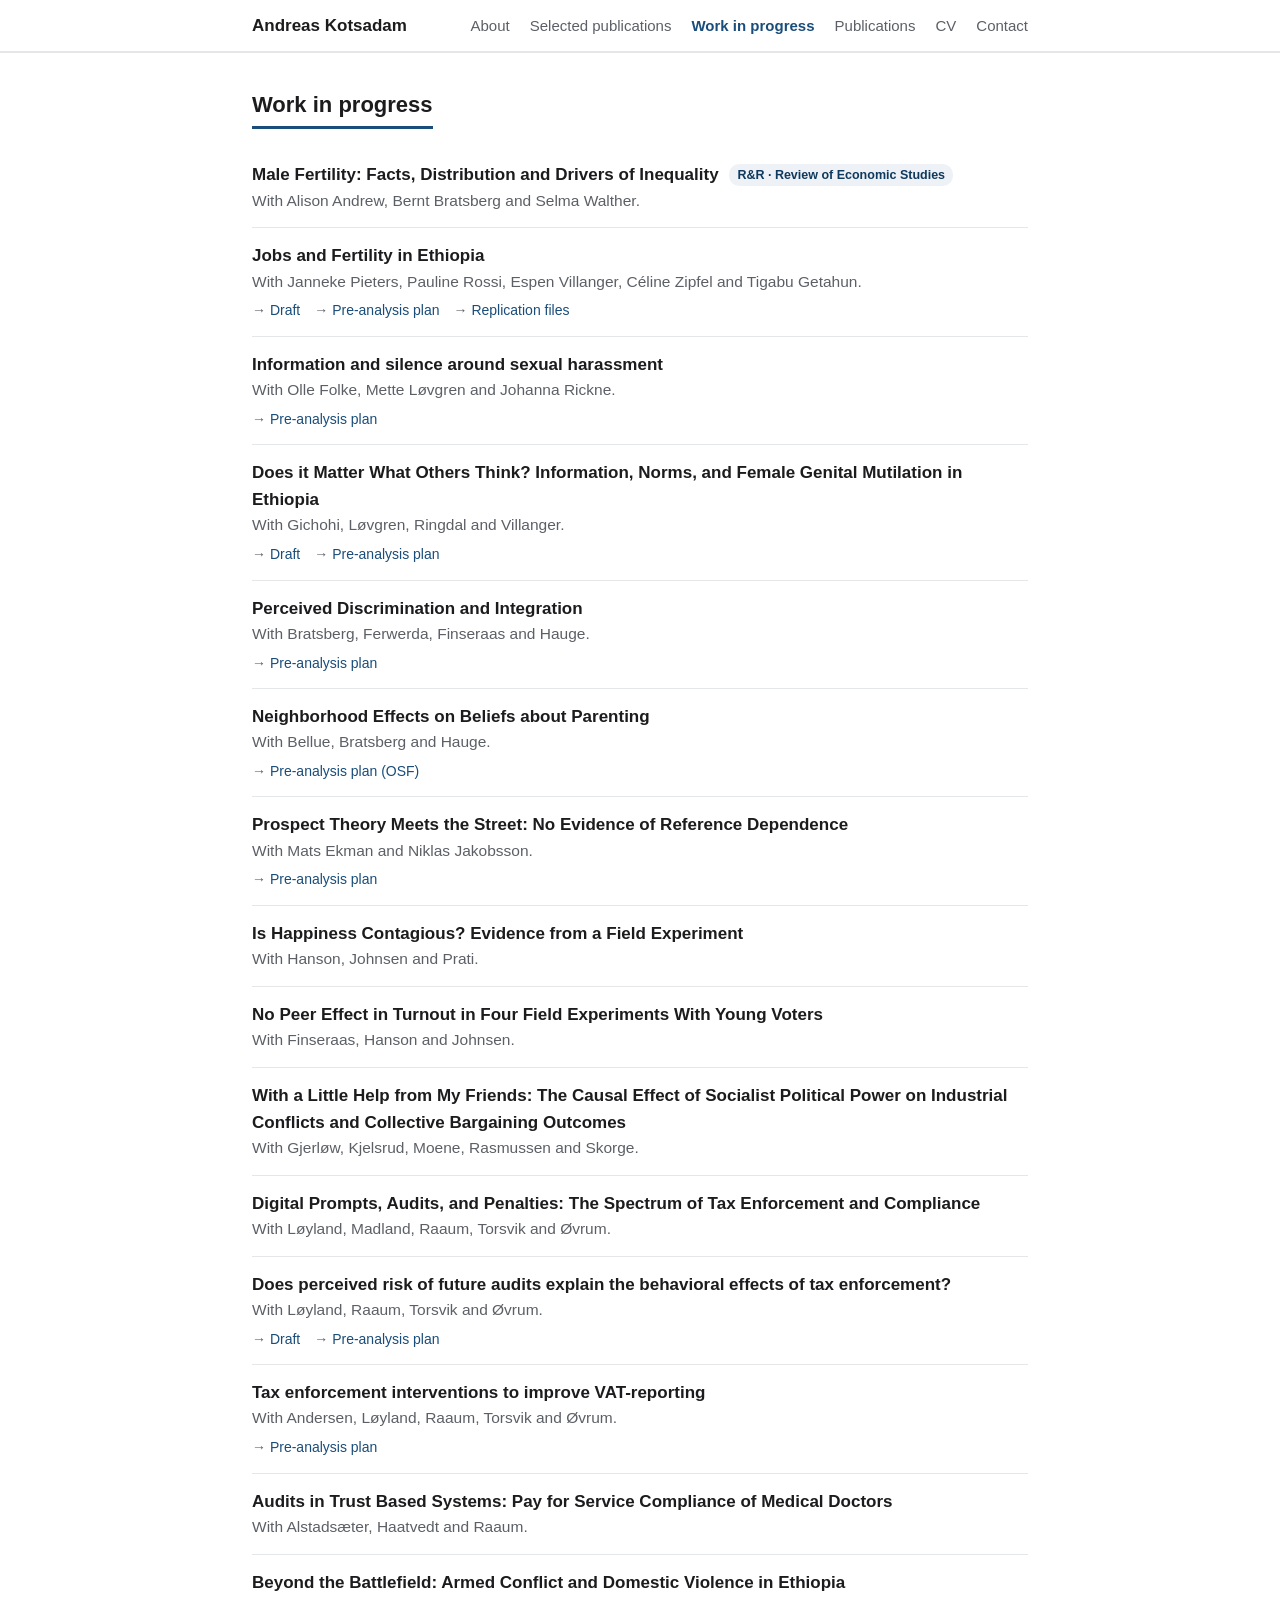
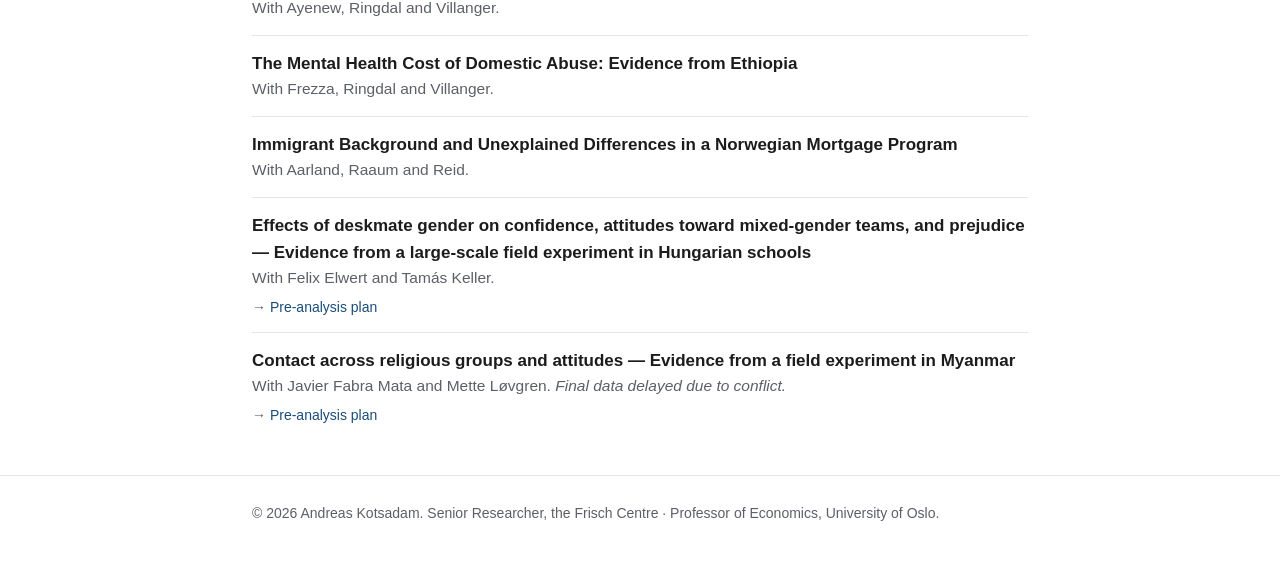
<file: work-in-progress.html>
<!DOCTYPE html>
<html lang="en">
<head>
  <meta charset="utf-8">
  <meta name="viewport" content="width=device-width, initial-scale=1">
  <title>Work in progress — Andreas Kotsadam</title>
  <meta name="description" content="Working papers and ongoing research projects by Andreas Kotsadam, including field and survey experiments on gender, development and inequality.">
  <link rel="canonical" href="https://kotsadam.github.io/work-in-progress.html">

  <meta property="og:type" content="website">
  <meta property="og:title" content="Work in progress — Andreas Kotsadam">
  <meta property="og:description" content="Working papers and ongoing research projects by Andreas Kotsadam, including field and survey experiments on gender, development and inequality.">
  <meta property="og:url" content="https://kotsadam.github.io/work-in-progress.html">
  <meta property="og:image" content="https://kotsadam.github.io/picture_kotsadam_2025.jpg">
  <meta name="twitter:card" content="summary">
  <meta name="twitter:title" content="Work in progress — Andreas Kotsadam">
  <meta name="twitter:description" content="Working papers and ongoing research projects by Andreas Kotsadam, including field and survey experiments on gender, development and inequality.">
  <meta name="twitter:image" content="https://kotsadam.github.io/picture_kotsadam_2025.jpg">

  <link rel="stylesheet" href="style.css">
  <link rel="icon" href="data:image/svg+xml,<svg xmlns='http://www.w3.org/2000/svg' viewBox='0 0 32 32'><text y='26' font-size='26'>AK</text></svg>">
</head>
<body>

<!-- ======================= NAV ======================= -->
<nav class="topbar">
  <div class="wrap">
    <a class="brand" href="index.html">Andreas Kotsadam</a>
    <a href="index.html">About</a>
    <a href="index.html#selected">Selected publications</a>
    <a href="work-in-progress.html" class="active">Work in progress</a>
    <a href="publications.html">Publications</a>
    <a href="files/cv-andreas-kotsadam.pdf">CV</a>
    <a href="contact.html">Contact</a>
  </div>
</nav>

<section id="working">
  <div class="wrap">
    <h2>Work in progress</h2>
    <ul class="pubs">

      <li>
        <span class="pub-title">Male Fertility: Facts, Distribution and Drivers of Inequality</span>
        <span class="status">R&amp;R · Review of Economic Studies</span>
        <div class="pub-meta">With Alison Andrew, Bernt Bratsberg and Selma Walther.</div>
      </li>

      <li>
        <span class="pub-title">Jobs and Fertility in Ethiopia</span>
        <div class="pub-meta">With Janneke Pieters, Pauline Rossi, Espen Villanger, Céline Zipfel and Tigabu Getahun.</div>
        <div class="reslinks"><a href="files/Jobs_and_Fertility_Oct7.pdf">Draft</a><a href="files/preplan-jobs-and-fertility.pdf">Pre-analysis plan</a><a href="files/Female_Jobs_Fertility_replication.zip">Replication files</a></div>
      </li>

      <li>
        <span class="pub-title">Information and silence around sexual harassment</span>
        <div class="pub-meta">With Olle Folke, Mette Løvgren and Johanna Rickne.</div>
        <div class="reslinks"><a href="files/pre-analysis-plan-information-and-sexual-harassment-may-4-2024.pdf">Pre-analysis plan</a></div>
      </li>

      <li>
        <span class="pub-title">Does it Matter What Others Think? Information, Norms, and Female Genital Mutilation in Ethiopia</span>
        <div class="pub-meta">With Gichohi, Løvgren, Ringdal and Villanger.</div>
        <div class="reslinks"><a href="files/fgm_experiment-26.pdf">Draft</a><a href="files/pap_fgm_info.pdf">Pre-analysis plan</a></div>
      </li>

      <li>
        <span class="pub-title">Perceived Discrimination and Integration</span>
        <div class="pub-meta">With Bratsberg, Ferwerda, Finseraas and Hauge.</div>
        <div class="reslinks"><a href="files/preplan-perceived-discrimination-and-integration.pdf">Pre-analysis plan</a></div>
      </li>

      <li>
        <span class="pub-title">Neighborhood Effects on Beliefs about Parenting</span>
        <div class="pub-meta">With Bellue, Bratsberg and Hauge.</div>
        <div class="reslinks"><a href="https://osf.io/5kmcn">Pre-analysis plan (OSF)</a></div>
      </li>

      <li>
        <span class="pub-title">Prospect Theory Meets the Street: No Evidence of Reference Dependence</span>
        <div class="pub-meta">With Mats Ekman and Niklas Jakobsson.</div>
        <div class="reslinks"><a href="files/pap-prospect-theory.pdf">Pre-analysis plan</a></div>
      </li>

      <li>
        <span class="pub-title">Is Happiness Contagious? Evidence from a Field Experiment</span>
        <div class="pub-meta">With Hanson, Johnsen and Prati.</div>
      </li>

      <li>
        <span class="pub-title">No Peer Effect in Turnout in Four Field Experiments With Young Voters</span>
        <div class="pub-meta">With Finseraas, Hanson and Johnsen.</div>
      </li>

      <li>
        <span class="pub-title">With a Little Help from My Friends: The Causal Effect of Socialist Political Power on Industrial Conflicts and Collective Bargaining Outcomes</span>
        <div class="pub-meta">With Gjerløw, Kjelsrud, Moene, Rasmussen and Skorge.</div>
      </li>

      <li>
        <span class="pub-title">Digital Prompts, Audits, and Penalties: The Spectrum of Tax Enforcement and Compliance</span>
        <div class="pub-meta">With Løyland, Madland, Raaum, Torsvik and Øvrum.</div>
      </li>

      <li>
        <span class="pub-title">Does perceived risk of future audits explain the behavioral effects of tax enforcement?</span>
        <div class="pub-meta">With Løyland, Raaum, Torsvik and Øvrum.</div>
        <div class="reslinks"><a href="files/abc_june_21_2022.pdf">Draft</a><a href="files/tax-enforcement-pre-plan.pdf">Pre-analysis plan</a></div>
      </li>

      <li>
        <span class="pub-title">Tax enforcement interventions to improve VAT-reporting</span>
        <div class="pub-meta">With Andersen, Løyland, Raaum, Torsvik and Øvrum.</div>
        <div class="reslinks"><a href="files/pap_vat.pdf">Pre-analysis plan</a></div>
      </li>

      <li>
        <span class="pub-title">Audits in Trust Based Systems: Pay for Service Compliance of Medical Doctors</span>
        <div class="pub-meta">With Alstadsæter, Haatvedt and Raaum.</div>
      </li>

      <li>
        <span class="pub-title">Beyond the Battlefield: Armed Conflict and Domestic Violence in Ethiopia</span>
        <div class="pub-meta">With Ayenew, Ringdal and Villanger.</div>
      </li>

      <li>
        <span class="pub-title">The Mental Health Cost of Domestic Abuse: Evidence from Ethiopia</span>
        <div class="pub-meta">With Frezza, Ringdal and Villanger.</div>
      </li>

      <li>
        <span class="pub-title">Immigrant Background and Unexplained Differences in a Norwegian Mortgage Program</span>
        <div class="pub-meta">With Aarland, Raaum and Reid.</div>
      </li>

      <li>
        <span class="pub-title">Effects of deskmate gender on confidence, attitudes toward mixed-gender teams, and prejudice — Evidence from a large-scale field experiment in Hungarian schools</span>
        <div class="pub-meta">With Felix Elwert and Tamás Keller.</div>
        <div class="reslinks"><a href="files/pap-gender-deskmates-final.pdf">Pre-analysis plan</a></div>
      </li>

      <li>
        <span class="pub-title">Contact across religious groups and attitudes — Evidence from a field experiment in Myanmar</span>
        <div class="pub-meta">With Javier Fabra Mata and Mette Løvgren. <em>Final data delayed due to conflict.</em></div>
        <div class="reslinks"><a href="files/preplan-myanmar.pdf">Pre-analysis plan</a></div>
      </li>

    </ul>
  </div>
</section>

<footer>
  <div class="wrap">
    © <span id="yr">2025</span> Andreas Kotsadam. Senior Researcher, the Frisch Centre · Professor of Economics, University of Oslo.
  </div>
</footer>

<script>
  document.getElementById('yr').textContent = new Date().getFullYear();
  // Open external links and documents in a new tab;
  // leave internal page navigation, #anchors and mailto: alone
  document.querySelectorAll('a[href]').forEach(function (a) {
    var href = a.getAttribute('href');
    if (!href || href.charAt(0) === '#' || href.indexOf('mailto:') === 0) return;
    if (a.hostname === location.hostname && /\.html?$|\/$/.test(a.pathname)) return;
    a.target = '_blank';
    a.rel = 'noopener';
  });
</script>

<!-- Privacy-friendly, cookieless analytics (GoatCounter) -->
<script data-goatcounter="https://kotsadam.goatcounter.com/count"
        async src="//gc.zgo.at/count.js"></script>
<!-- New tabs for external/file links + download & outbound click tracking -->
<script src="site.js" defer></script>
</body>
</html>
</file>
<file: style.css>
/* =========================================================
   Andreas Kotsadam — academic homepage
   Single stylesheet. Plain CSS, no build step.
   ========================================================= */

:root {
  --ink:      #1c1c1e;   /* main text            */
  --muted:    #5c6066;   /* secondary text       */
  --accent:   #1a4d7a;   /* deep blue links      */
  --accent-2: #0f3a5e;   /* darker hover         */
  --line:     #e4e6ea;   /* hairlines            */
  --bg:       #ffffff;
  --bg-soft:  #f7f8fa;   /* alternating sections */
  --tag:      #eef2f7;   /* link-pill background */
  --maxw:     820px;
}

* { box-sizing: border-box; }

html { scroll-behavior: smooth; }

body {
  margin: 0;
  font-family: -apple-system, BlinkMacSystemFont, "Segoe UI", Roboto,
               Helvetica, Arial, sans-serif;
  font-size: 17px;
  line-height: 1.6;
  color: var(--ink);
  background: var(--bg);
  -webkit-font-smoothing: antialiased;
}

a { color: var(--accent); text-decoration: none; }
a:hover { color: var(--accent-2); text-decoration: underline; }

.wrap { max-width: var(--maxw); margin: 0 auto; padding: 0 22px; }

/* ---------- top navigation ---------- */
nav.topbar {
  position: sticky; top: 0; z-index: 10;
  background: rgba(255,255,255,0.92);
  backdrop-filter: saturate(180%) blur(8px);
  border-bottom: 1px solid var(--line);
}
nav.topbar .wrap {
  display: flex; flex-wrap: wrap; align-items: center;
  gap: 4px 20px; padding-top: 12px; padding-bottom: 12px;
}
nav.topbar .brand { font-weight: 700; margin-right: auto; }
nav.topbar a { color: var(--muted); font-size: 15px; }
nav.topbar a:hover { color: var(--accent); text-decoration: none; }
nav.topbar a.brand { color: var(--ink); font-size: inherit; }
nav.topbar a.brand:hover { color: var(--accent); }
nav.topbar a.active { color: var(--accent); font-weight: 600; }

/* ---------- header / hero ---------- */
header.hero { padding: 48px 0 30px; }
header.hero .wrap {
  display: flex; gap: 32px; align-items: center; flex-wrap: wrap;
}
.hero-photo {
  width: 150px; height: 150px; border-radius: 50%;
  flex-shrink: 0; border: 1px solid var(--line);
  /* zoomed + panned onto the face (landscape source photo) */
  background-image: url('picture_kotsadam_2025.jpg');
  background-repeat: no-repeat;
  background-size: 210% auto;
  background-position: 38% 9%;
}
.hero-text h1 { margin: 0 0 6px; font-size: 34px; letter-spacing: -0.5px; }
.hero-text .roles { margin: 0 0 4px; color: var(--muted); font-size: 16px; }
.hero-text .roles strong { color: var(--ink); font-weight: 600; }

/* contact / profile link row */
.links { margin-top: 14px; display: flex; flex-wrap: wrap; gap: 8px; }
.links a {
  display: inline-flex; align-items: center; gap: 6px;
  font-size: 14px; padding: 5px 12px; border-radius: 20px;
  background: var(--tag); color: var(--accent);
}
.links a:hover { background: #e2e9f2; text-decoration: none; }

/* ---------- sections ---------- */
section { padding: 34px 0; border-top: 1px solid var(--line); }
section:nth-of-type(even) { background: var(--bg-soft); }
section h2 {
  font-size: 22px; margin: 0 0 18px;
  display: inline-block; padding-bottom: 4px;
  border-bottom: 3px solid var(--accent);
}
section > .wrap > p:first-of-type { margin-top: 0; }

.lead { font-size: 18px; color: var(--ink); }

/* ---------- publication / paper lists ---------- */
ol.pubs, ul.pubs { list-style: none; margin: 0; padding: 0; }
ol.pubs > li, ul.pubs > li {
  padding: 14px 0; border-bottom: 1px solid var(--line);
}
ol.pubs > li:last-child, ul.pubs > li:last-child { border-bottom: 0; }
.pub-title { font-weight: 600; }
.pub-meta  { color: var(--muted); font-size: 15.5px; }
.pub-meta em { font-style: italic; }
.status {
  display: inline-block; font-size: 12.5px; font-weight: 600;
  color: var(--accent-2); background: var(--tag);
  padding: 1px 8px; border-radius: 10px; margin-left: 6px;
  vertical-align: 1px;
}

/* small resource links under an entry */
.reslinks { margin-top: 5px; font-size: 14px; }
.reslinks a {
  display: inline-block; margin-right: 14px; white-space: nowrap;
}
.reslinks a::before { content: "\2192\00a0"; color: var(--muted); }

/* ---------- contact ---------- */
.contact-grid { display: grid; gap: 4px; }
.contact-grid div { padding: 2px 0; }
.contact-grid .label { color: var(--muted); display: inline-block; min-width: 96px; }

/* ---------- footer ---------- */
footer {
  border-top: 1px solid var(--line);
  padding: 26px 0 40px; color: var(--muted); font-size: 14px;
}

/* ---------- responsive ---------- */
@media (max-width: 560px) {
  body { font-size: 16px; }
  header.hero .wrap { gap: 20px; }
  .hero-photo { width: 110px; height: 110px; }
  .hero-text h1 { font-size: 27px; }
  nav.topbar .brand { width: 100%; margin-bottom: 4px; }
}
</file>
